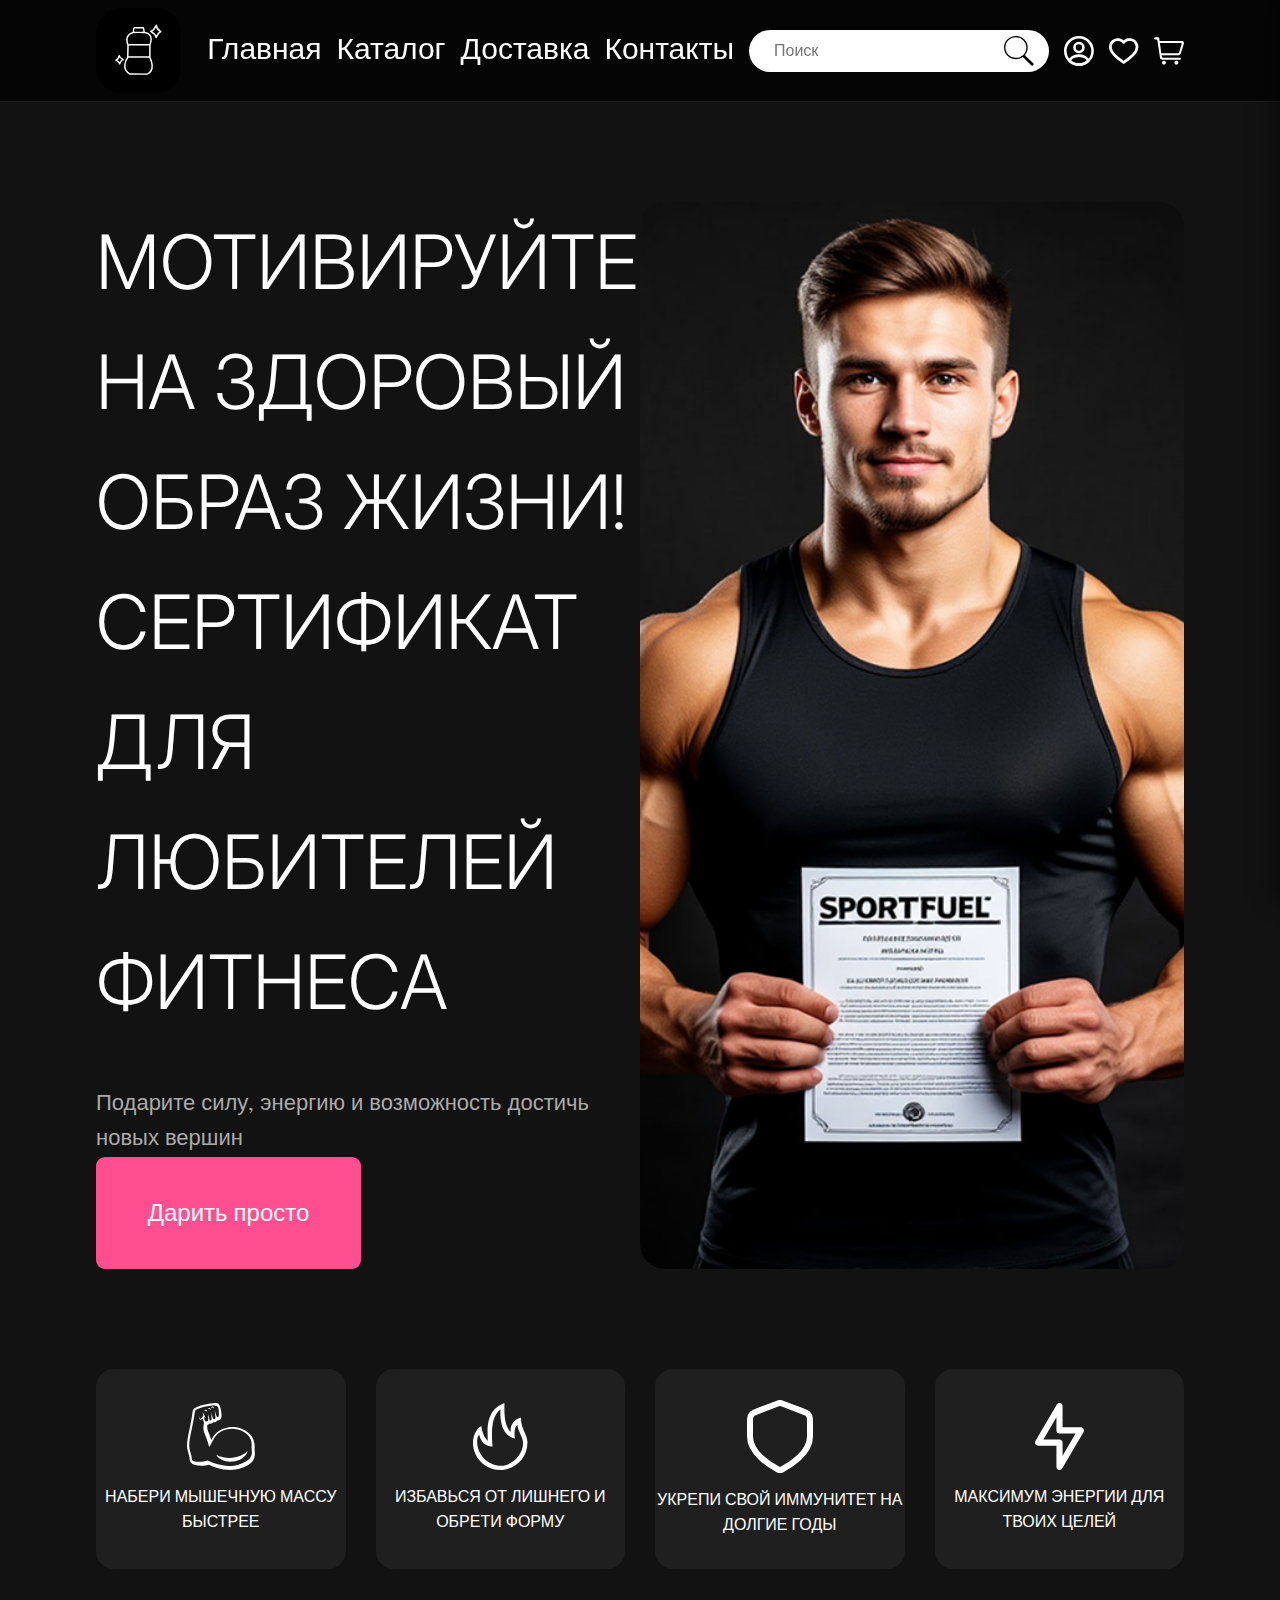
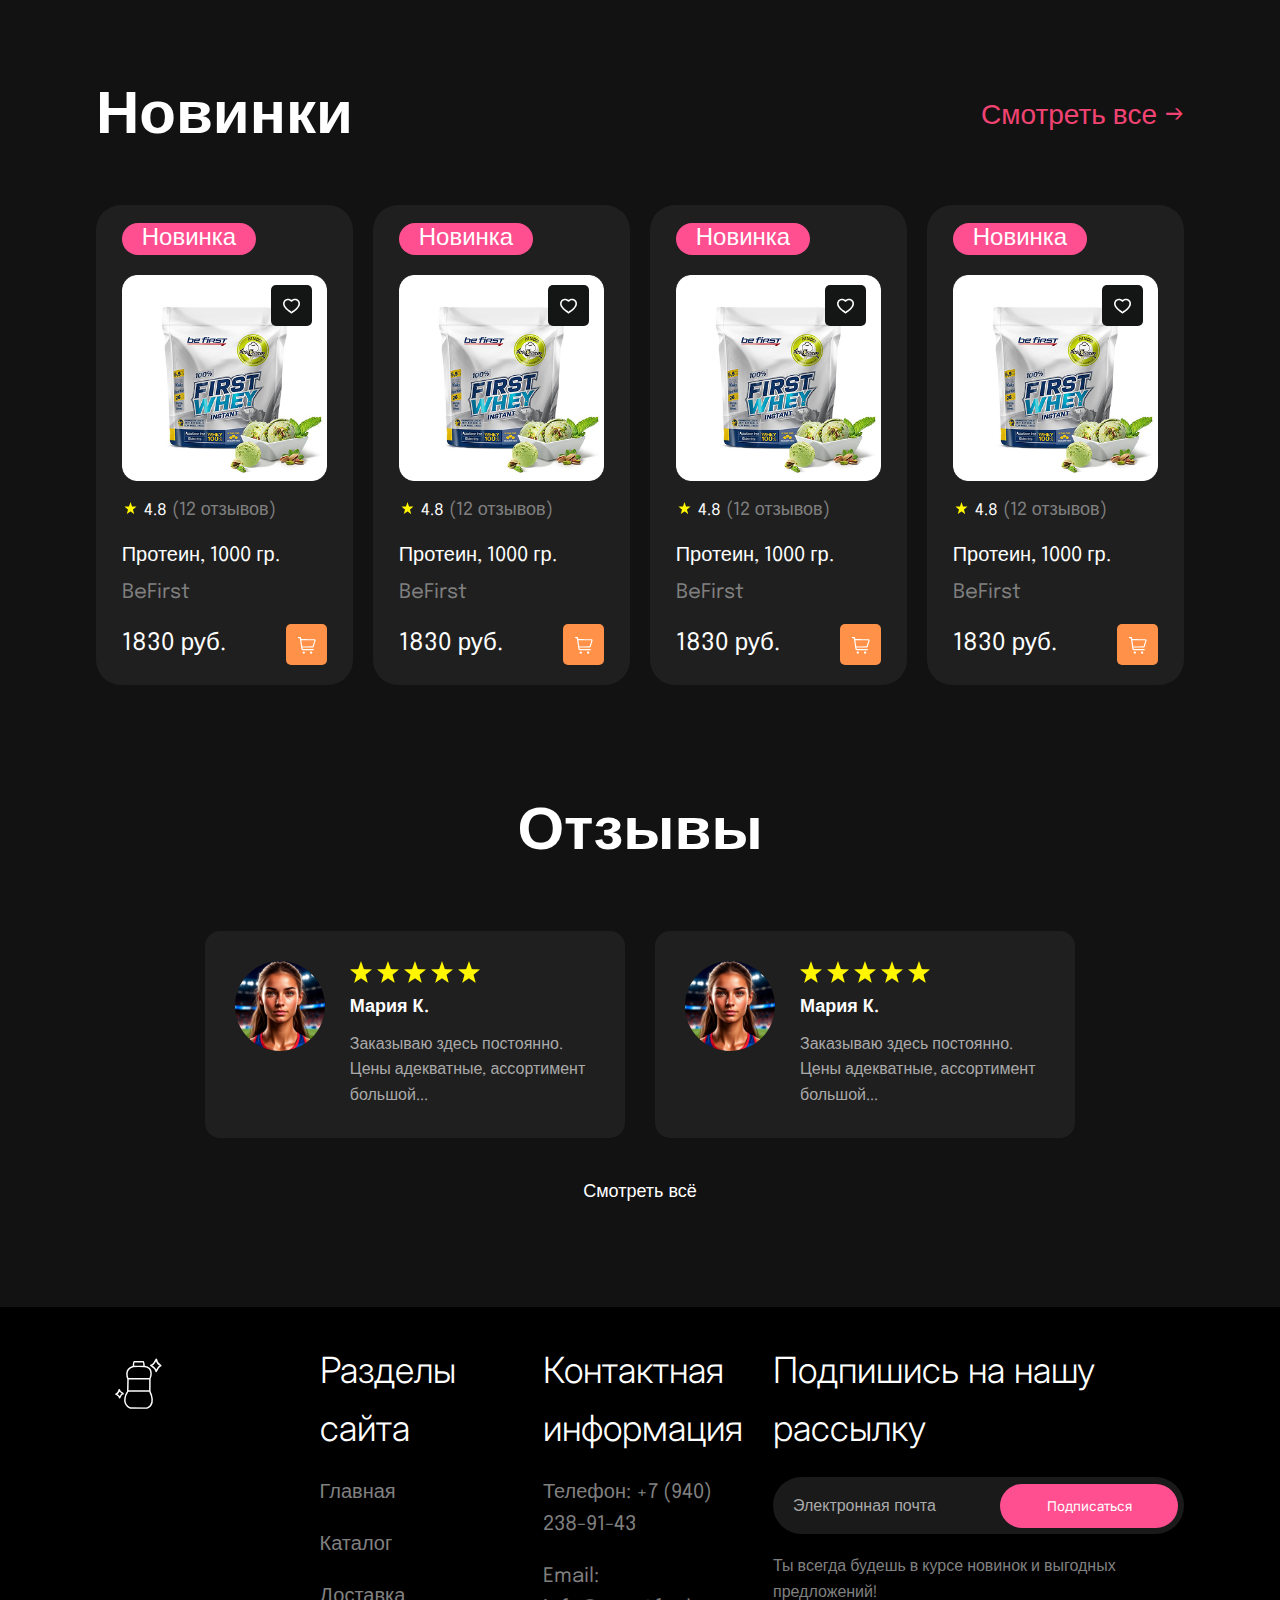
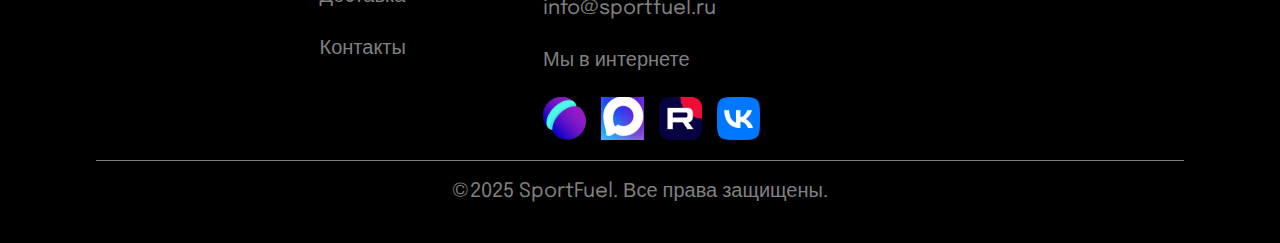
<file: index.html>
<!DOCTYPE html>
<html lang="ru">
<head>
    <meta charset="UTF-8">
    <meta name="viewport" content="width=device-width, initial-scale=1.0">
    <title>SportFuel — Интернет-магазин спортивного питания</title>
    <link rel="stylesheet" href="assets/css/header-footer.css">
    <link rel="stylesheet" href="assets/css/index.css">
    <link href="https://fonts.googleapis.com/css2?family=Epilogue:ital,wght@0,100..900;1,100..900&family=Inter:ital,opsz,wght@0,14..32,100..900;1,14..32,100..900&display=swap" rel="stylesheet">
</head>
<body>

<!-- === HEADER === -->
<header class="header">
    <div class="header__inner">
        <!-- Логотип -->
        <a href="index.html" class="header__logo">
            <img src="assets/images/systemImg/logo.svg" alt="SportFuel">
        </a>

        <!-- Чекбокс для бургера -->
        <input type="checkbox" id="burger" class="header__burger-checkbox" aria-label="Открыть меню">

        <!-- Оверлей -->
        <label for="burger" class="header__overlay"></label>

        <!-- Кнопка бургера -->
        <label for="burger" class="header__burger-button">
            <span class="header__burger-line"></span>
            <span class="header__burger-line"></span>
            <span class="header__burger-line"></span>
        </label>

        <!-- Десктопное меню -->
        <nav class="header__nav">
            <a href="index.html" class="header__nav-link">Главная</a>
            <a href="katalog.html" class="header__nav-link">Каталог</a>
            <a href="payment_and_delivery.html" class="header__nav-link">Доставка</a>
            <a href="order.html" class="header__nav-link">Контакты</a>

            <div class="header__search">
                <input type="text" placeholder="Поиск" class="header__search-input">
                <img src="assets/images/systemImg/search.svg" alt="Поиск">
            </div>

            <a href="reg-in.html" class="header__icon-link">
                <img src="assets/images/systemImg/profile.svg" alt="Профиль">
            </a>
            <a href="favorite.html" class="header__icon-link">
                <img src="assets/images/systemImg/favorite.svg" alt="Избранное">
            </a>
            <a href="cart.html" class="header__icon-link">
                <img src="assets/images/systemImg/cart.svg" alt="Корзина">
            </a>
        </nav>

        <!-- Мобильное меню -->
        <div class="header__mobile-menu">
            <div class="header__mobile-inner">
                <a href="index.html" class="header__mobile-link">
                    <img src="assets/images/systemImg/home.svg" alt="Главная">
                    <span>Главная</span>
                </a>
                <a href="katalog.html" class="header__mobile-link">
                    <img src="assets/images/systemImg/list.svg" alt="Каталог">
                    <span>Каталог</span>
                </a>
                <a href="payment_and_delivery.html" class="header__mobile-link">
                    <img src="assets/images/systemImg/truck.svg" alt="Доставка">
                    <span>Доставка</span>
                </a>
                <a href="order.html" class="header__mobile-link">
                    <img src="assets/images/systemImg/phone.svg" alt="Контакты">
                    <span>Контакты</span>
                </a>

                <div class="header__mobile-controls">
                    <div class="header__mobile-search">
                        <input type="text" placeholder="Поиск...">
                        <img src="assets/images/systemImg/search.svg" alt="Поиск">
                    </div>
                    <div class="header__mobile-icons">
                        <a href="reg-in.html" class="header__mobile-icon">
                            <img src="assets/images/systemImg/profile.svg" alt="Профиль">
                        </a>
                        <a href="favorite.html" class="header__mobile-icon">
                            <img src="assets/images/systemImg/favorite.svg" alt="Избранное">
                        </a>
                        <a href="cart.html" class="header__mobile-icon">
                            <img src="assets/images/systemImg/cart.svg" alt="Корзина">
                        </a>
                    </div>
                </div>
            </div>
        </div>
    </div>
</header>

<!-- === MAIN CONTENT === -->
<main class="main">
    <div class="main__container">

        <!-- Баннер -->
        <section class="hero">
            <div class="hero__content">
                <div class="hero__text">
                    <h2 class="hero__title">МОТИВИРУЙТЕ НА ЗДОРОВЫЙ ОБРАЗ ЖИЗНИ! СЕРТИФИКАТ ДЛЯ ЛЮБИТЕЛЕЙ ФИТНЕСА</h2>
                    <p class="hero__desc">Подарите силу, энергию и возможность достичь новых вершин</p>
                </div>
                <button class="hero__button">Дарить просто</button>
            </div>
            <div class="hero__image">
                <img src="assets/images/systemImg/Банер_ДляГлавнойСтраницы 1.png" alt="Спортивное питание">
            </div>
        </section>

        <!-- Преимущества -->
        <section class="benefits">
            <div class="benefit">
                <img src="assets/images/systemImg/arm.svg" alt="Набор массы">
                <p class="benefit__text">НАБЕРИ МЫШЕЧНУЮ МАССУ БЫСТРЕЕ</p>
            </div>
            <div class="benefit">
                <img src="assets/images/systemImg/fire.svg" alt="Сжигание жира">
                <p class="benefit__text">ИЗБАВЬСЯ ОТ ЛИШНЕГО И ОБРЕТИ ФОРМУ</p>
            </div>
            <div class="benefit">
                <img src="assets/images/systemImg/shield.svg" alt="Иммунитет">
                <p class="benefit__text">УКРЕПИ СВОЙ ИММУНИТЕТ НА ДОЛГИЕ ГОДЫ</p>
            </div>
            <div class="benefit">
                <img src="assets/images/systemImg/lightning.svg" alt="Энергия">
                <p class="benefit__text">МАКСИМУМ ЭНЕРГИИ ДЛЯ ТВОИХ ЦЕЛЕЙ</p>
            </div>
        </section>

        <!-- Новинки -->
        <section class="products">
            <div class="products__header">
                <h2 class="products__title">Новинки</h2>
                <a href="katalog.html" class="products__link">Смотреть все →</a>
            </div>

            <div class="products__grid">
                <!-- Карточка товара (повторяется 4 раза) -->
                <a href="carta-tovara.html" class="product-card">
                    <div class="product-card__inner">
                        <div class="product-card__new">Новинка</div>
                        <button class="product-card__favorite" onclick="event.stopPropagation(); toggleFavorite();">
                            <img src="assets/images/systemImg/heart_favoroite_button_for_cart.svg" alt="В избранное">
                        </button>
                        <img src="assets/images/product/BeFirst_Whey1.png" alt="Протеин BeFirst" class="product-card__image">
                        <div class="product-card__rating">
                            <img src="assets/images/systemImg/star.svg" alt="★">
                            <span>4.8</span>
                            <span class="product-card__reviews">(12 отзывов)</span>
                        </div>
                        <p class="product-card__name">Протеин, 1000 гр.</p>
                        <p class="product-card__brand">BeFirst</p>
                        <div class="product-card__bottom">
                            <span class="product-card__price">1830 руб.</span>
                            <button class="product-card__cart" onclick="event.stopPropagation(); addToCart();">
                                <img src="assets/images/systemImg/add_cart.svg" alt="В корзину">
                            </button>
                        </div>
                    </div>
                </a>
				<a href="carta-tovara.html" class="product-card">
                    <div class="product-card__inner">
                        <div class="product-card__new">Новинка</div>
                        <button class="product-card__favorite" onclick="event.stopPropagation(); toggleFavorite();">
                            <img src="assets/images/systemImg/heart_favoroite_button_for_cart.svg" alt="В избранное">
                        </button>
                        <img src="assets/images/product/BeFirst_Whey1.png" alt="Протеин BeFirst" class="product-card__image">
                        <div class="product-card__rating">
                            <img src="assets/images/systemImg/star.svg" alt="★">
                            <span>4.8</span>
                            <span class="product-card__reviews">(12 отзывов)</span>
                        </div>
                        <p class="product-card__name">Протеин, 1000 гр.</p>
                        <p class="product-card__brand">BeFirst</p>
                        <div class="product-card__bottom">
                            <span class="product-card__price">1830 руб.</span>
                            <button class="product-card__cart" onclick="event.stopPropagation(); addToCart();">
                                <img src="assets/images/systemImg/add_cart.svg" alt="В корзину">
                            </button>
                        </div>
                    </div>
                </a>
				<a href="carta-tovara.html" class="product-card">
                    <div class="product-card__inner">
                        <div class="product-card__new">Новинка</div>
                        <button class="product-card__favorite" onclick="event.stopPropagation(); toggleFavorite();">
                            <img src="assets/images/systemImg/heart_favoroite_button_for_cart.svg" alt="В избранное">
                        </button>
                        <img src="assets/images/product/BeFirst_Whey1.png" alt="Протеин BeFirst" class="product-card__image">
                        <div class="product-card__rating">
                            <img src="assets/images/systemImg/star.svg" alt="★">
                            <span>4.8</span>
                            <span class="product-card__reviews">(12 отзывов)</span>
                        </div>
                        <p class="product-card__name">Протеин, 1000 гр.</p>
                        <p class="product-card__brand">BeFirst</p>
                        <div class="product-card__bottom">
                            <span class="product-card__price">1830 руб.</span>
                            <button class="product-card__cart" onclick="event.stopPropagation(); addToCart();">
                                <img src="assets/images/systemImg/add_cart.svg" alt="В корзину">
                            </button>
                        </div>
                    </div>
                </a>
				<a href="carta-tovara.html" class="product-card">
                    <div class="product-card__inner">
                        <div class="product-card__new">Новинка</div>
                        <button class="product-card__favorite" onclick="event.stopPropagation(); toggleFavorite();">
                            <img src="assets/images/systemImg/heart_favoroite_button_for_cart.svg" alt="В избранное">
                        </button>
                        <img src="assets/images/product/BeFirst_Whey1.png" alt="Протеин BeFirst" class="product-card__image">
                        <div class="product-card__rating">
                            <img src="assets/images/systemImg/star.svg" alt="★">
                            <span>4.8</span>
                            <span class="product-card__reviews">(12 отзывов)</span>
                        </div>
                        <p class="product-card__name">Протеин, 1000 гр.</p>
                        <p class="product-card__brand">BeFirst</p>
                        <div class="product-card__bottom">
                            <span class="product-card__price">1830 руб.</span>
                            <button class="product-card__cart" onclick="event.stopPropagation(); addToCart();">
                                <img src="assets/images/systemImg/add_cart.svg" alt="В корзину">
                            </button>
                        </div>
                    </div>
                </a>
                <!-- Повтори остальные 3 карточки с таким же классами -->
                <!-- (я сократил ради места, но в реальном файле они все одинаковые) -->
            </div>
        </section>

        <!-- Отзывы -->
        <section class="reviews">
            <h2 class="reviews__title">Отзывы</h2>
            <div class="reviews__grid">
                <article class="review">
                    <img src="assets/images/systemImg/avatar-Maria-placeholder.jpeg" alt="Мария К." class="review__avatar">
                    <div class="review__content">
                        <div class="review__stars">
                            <img src="assets/images/systemImg/star.svg" alt="★">
                            <img src="assets/images/systemImg/star.svg" alt="★">
                            <img src="assets/images/systemImg/star.svg" alt="★">
                            <img src="assets/images/systemImg/star.svg" alt="★">
                            <img src="assets/images/systemImg/star.svg" alt="★">
                        </div>
                        <h3 class="review__name">Мария К.</h3>
                        <p class="review__text">Заказываю здесь постоянно. Цены адекватные, ассортимент большой...</p>
                    </div>
                </article>
				<article class="review">
                    <img src="assets/images/systemImg/avatar-Maria-placeholder.jpeg" alt="Мария К." class="review__avatar">
                    <div class="review__content">
                        <div class="review__stars">
                            <img src="assets/images/systemImg/star.svg" alt="★">
                            <img src="assets/images/systemImg/star.svg" alt="★">
                            <img src="assets/images/systemImg/star.svg" alt="★">
                            <img src="assets/images/systemImg/star.svg" alt="★">
                            <img src="assets/images/systemImg/star.svg" alt="★">
                        </div>
                        <h3 class="review__name">Мария К.</h3>
                        <p class="review__text">Заказываю здесь постоянно. Цены адекватные, ассортимент большой...</p>
                    </div>
                </article>
                <!-- Второй отзыв аналогично -->
            </div>
            <a href="#" class="reviews__more">Смотреть всё</a>
        </section>
    </div>
</main>

<!-- === FOOTER === -->
<footer class="footer">
    <div class="footer__inner">
        <div class="footer__column">
            <img src="assets/images/systemImg/logo.svg" alt="SportFuel" class="footer__logo">
        </div>
        <div class="footer__column">
            <h3 class="footer__title">Разделы сайта</h3>
            <a href="index.html" class="footer__link">Главная</a>
            <a href="katalog.html" class="footer__link">Каталог</a>
            <a href="payment_and_delivery.html" class="footer__link">Доставка</a>
            <a href="order.html" class="footer__link">Контакты</a>
        </div>
        <div class="footer__column">
            <h3 class="footer__title">Контактная информация</h3>
            <a href="tel:+79402389143" class="footer__link">Телефон: +7 (940) 238-91-43</a>
            <a href="mailto:info@sportfuel.ru" class="footer__link">Email: info@sportfuel.ru</a>
            <a href="#" class="footer__link">Мы в интернете</a>
            <div class="footer__socials">
                <img src="assets/images/systemImg/Сферум_Logo.svg" alt="Сферум">
                <img src="assets/images/systemImg/Max_logo.svg" alt="Max">
                <img src="assets/images/systemImg/Rutube.svg" alt="Rutube">
                <img src="assets/images/systemImg/VK_Logo 1.svg" alt="VK">
            </div>
        </div>
        <div class="footer__column">
            <h3 class="footer__title">Подпишись на нашу рассылку</h3>
            <div class="footer__subscribe">
                <input type="email" placeholder="Электронная почта">
                <button>Подписаться</button>
            </div>
            <p class="footer__subscribe-text">Ты всегда будешь в курсе новинок и выгодных предложений!</p>
        </div>
    </div>
    <div class="footer__copyright">©2025 SportFuel. Все права защищены.</div>
</footer>

</body>
</html>
</file>
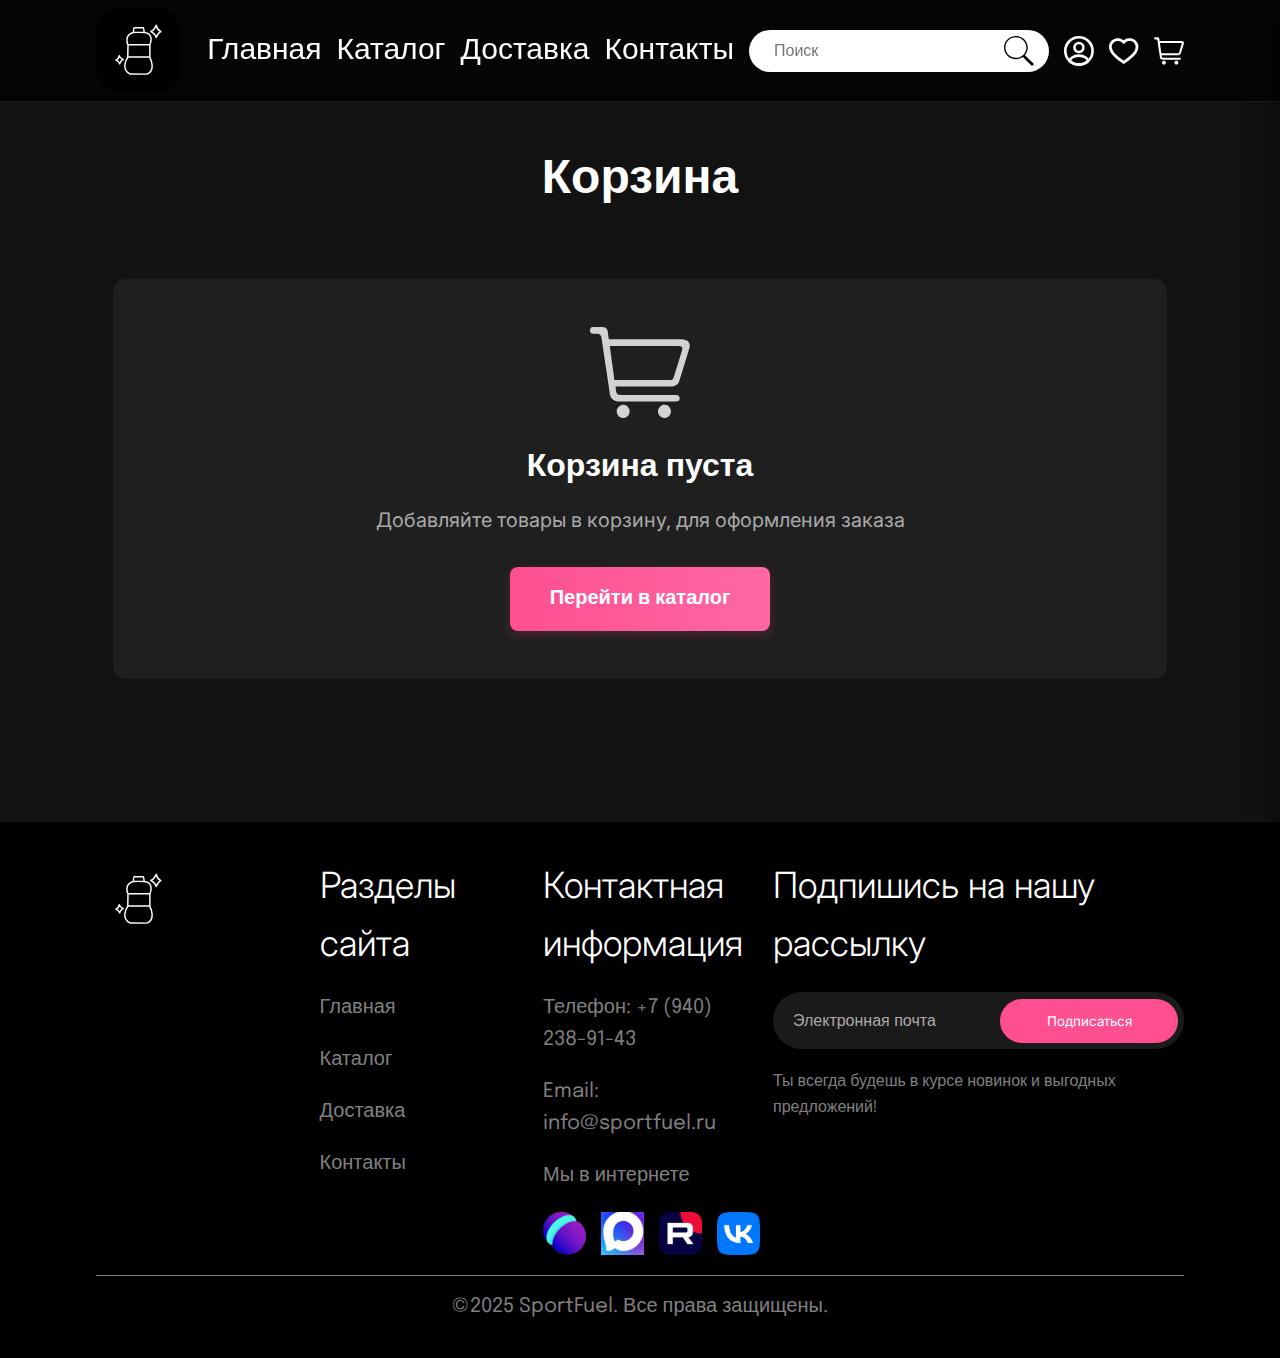
<file: cart.html>
<!DOCTYPE html>
<html lang="ru">
<head>
  <meta charset="UTF-8">
  <meta name="viewport" content="width=device-width, initial-scale=1.0">
  <title>Корзина — SportFuel</title>
    <link rel="stylesheet" href="assets/css/index.css">
  <link rel="stylesheet" href="assets/css/header-footer.css">
  <link rel="stylesheet" href="assets/css/cart.css"> <!-- Новый CSS под БЭМ -->
  <link rel="preconnect" href="https://fonts.googleapis.com">
  <link rel="preconnect" href="https://fonts.gstatic.com" crossorigin>
  <link href="https://fonts.googleapis.com/css2?family=Epilogue:ital,wght@0,100..900;1,100..900&display=swap" rel="stylesheet">
  <link href="https://fonts.googleapis.com/css2?family=Inter:ital,opsz,wght@0,14..32,100..900;1,14..32,100..900&display=swap" rel="stylesheet">
</head>
<body>

<!-- ========== HEADER (уже в БЭМ) ========== -->
<header class="header">
  <div class="header__inner">
    <a href="index.html" class="header__logo">
      <img src="assets/images/systemImg/logo.svg" alt="SportFuel">
    </a>

    <input type="checkbox" id="burger" class="header__burger-checkbox">
    <label for="burger" class="header__overlay"></label>
    <label for="burger" class="header__burger-button">
      <span class="header__burger-line"></span>
      <span class="header__burger-line"></span>
      <span class="header__burger-line"></span>
    </label>

    <nav class="header__nav">
      <a href="index.html" class="header__nav-link">Главная</a>
      <a href="katalog.html" class="header__nav-link">Каталог</a>
      <a href="payment_and_delivery.html" class="header__nav-link">Доставка</a>
      <a href="order.html" class="header__nav-link">Контакты</a>

      <div class="header__search">
        <input type="text" placeholder="Поиск" class="header__search-input">
        <img src="assets/images/systemImg/search.svg" alt="Поиск">
      </div>

      <a href="reg-in.html" class="header__icon-link">
        <img src="assets/images/systemImg/profile.svg" alt="Профиль">
      </a>
      <a href="favorite.html" class="header__icon-link">
        <img src="assets/images/systemImg/favorite.svg" alt="Избранное">
      </a>
      <a href="cart.html" class="header__icon-link">
        <img src="assets/images/systemImg/cart.svg" alt="Корзина">
      </a>
    </nav>

    <div class="header__mobile-menu">
      <div class="header__mobile-inner">
        <a href="index.html" class="header__mobile-link">
          <img src="assets/images/systemImg/home.svg" alt="Главная">
          <span>Главная</span>
        </a>
        <a href="katalog.html" class="header__mobile-link">
          <img src="assets/images/systemImg/list.svg" alt="Каталог">
          <span>Каталог</span>
        </a>
        <a href="payment_and_delivery.html" class="header__mobile-link">
          <img src="assets/images/systemImg/truck.svg" alt="Доставка">
          <span>Доставка</span>
        </a>
        <a href="order.html" class="header__mobile-link">
          <img src="assets/images/systemImg/phone.svg" alt="Контакты">
          <span>Контакты</span>
        </a>

        <div class="header__mobile-controls">
          <div class="header__mobile-search">
            <input type="text" placeholder="Поиск...">
            <img src="assets/images/systemImg/search.svg" alt="Поиск">
          </div>
          <div class="header__mobile-icons">
            <a href="reg-in.html" class="header__mobile-icon">
              <img src="assets/images/systemImg/profile.svg" alt="Профиль">
            </a>
            <a href="favorite.html" class="header__mobile-icon">
              <img src="assets/images/systemImg/favorite.svg" alt="Избранное">
            </a>
            <a href="cart.html" class="header__mobile-icon">
              <img src="assets/images/systemImg/cart.svg" alt="Корзина">
            </a>
          </div>
        </div>
      </div>
    </div>
  </div>
</header>

<main class="cart">
  <div class="cart__container">
    <h1 class="cart__title">Корзина</h1>

    <div class="cart__empty">
      <img src="assets/images/systemImg/cart.svg" alt="Корзина пуста" class="cart__empty-icon">
      <h2 class="cart__empty-title">Корзина пуста</h2>
      <p class="cart__empty-text">
        Добавляйте товары в корзину, для оформления заказа
      </p>
      <a href="katalog.html" class="cart__empty-button">Перейти в каталог</a>
    </div>
  </div>
</main>

<!-- ========== FOOTER (уже в БЭМ) ========== -->
<footer class="footer">
  <div class="footer__inner">
    <div class="footer__column">
      <img src="assets/images/systemImg/logo.svg" alt="SportFuel" class="footer__logo">
    </div>
    <div class="footer__column">
      <h3 class="footer__title">Разделы сайта</h3>
      <a href="index.html" class="footer__link">Главная</a>
      <a href="katalog.html" class="footer__link">Каталог</a>
      <a href="payment_and_delivery.html" class="footer__link">Доставка</a>
      <a href="order.html" class="footer__link">Контакты</a>
    </div>
    <div class="footer__column">
      <h3 class="footer__title">Контактная информация</h3>
      <a href="tel:+79402389143" class="footer__link">Телефон: +7 (940) 238-91-43</a>
      <a href="mailto:info@sportfuel.ru" class="footer__link">Email: info@sportfuel.ru</a>
      <a href="#" class="footer__link">Мы в интернете</a>
      <div class="footer__socials">
        <img src="assets/images/systemImg/Сферум_Logo.svg" alt="Сферум">
        <img src="assets/images/systemImg/Max_logo.svg" alt="Max">
        <img src="assets/images/systemImg/Rutube.svg" alt="Rutube">
        <img src="assets/images/systemImg/VK_Logo 1.svg" alt="VK">
      </div>
    </div>
    <div class="footer__column">
      <h3 class="footer__title">Подпишись на нашу рассылку</h3>
      <div class="footer__subscribe">
        <input type="email" placeholder="Электронная почта" class="footer__subscribe-input">
        <button class="footer__subscribe-btn">Подписаться</button>
      </div>
      <p class="footer__subscribe-text">Ты всегда будешь в курсе новинок и выгодных предложений!</p>
    </div>
  </div>
  <div class="footer__copyright">©2025 SportFuel. Все права защищены.</div>
</footer>

</body>
</html>
</file>
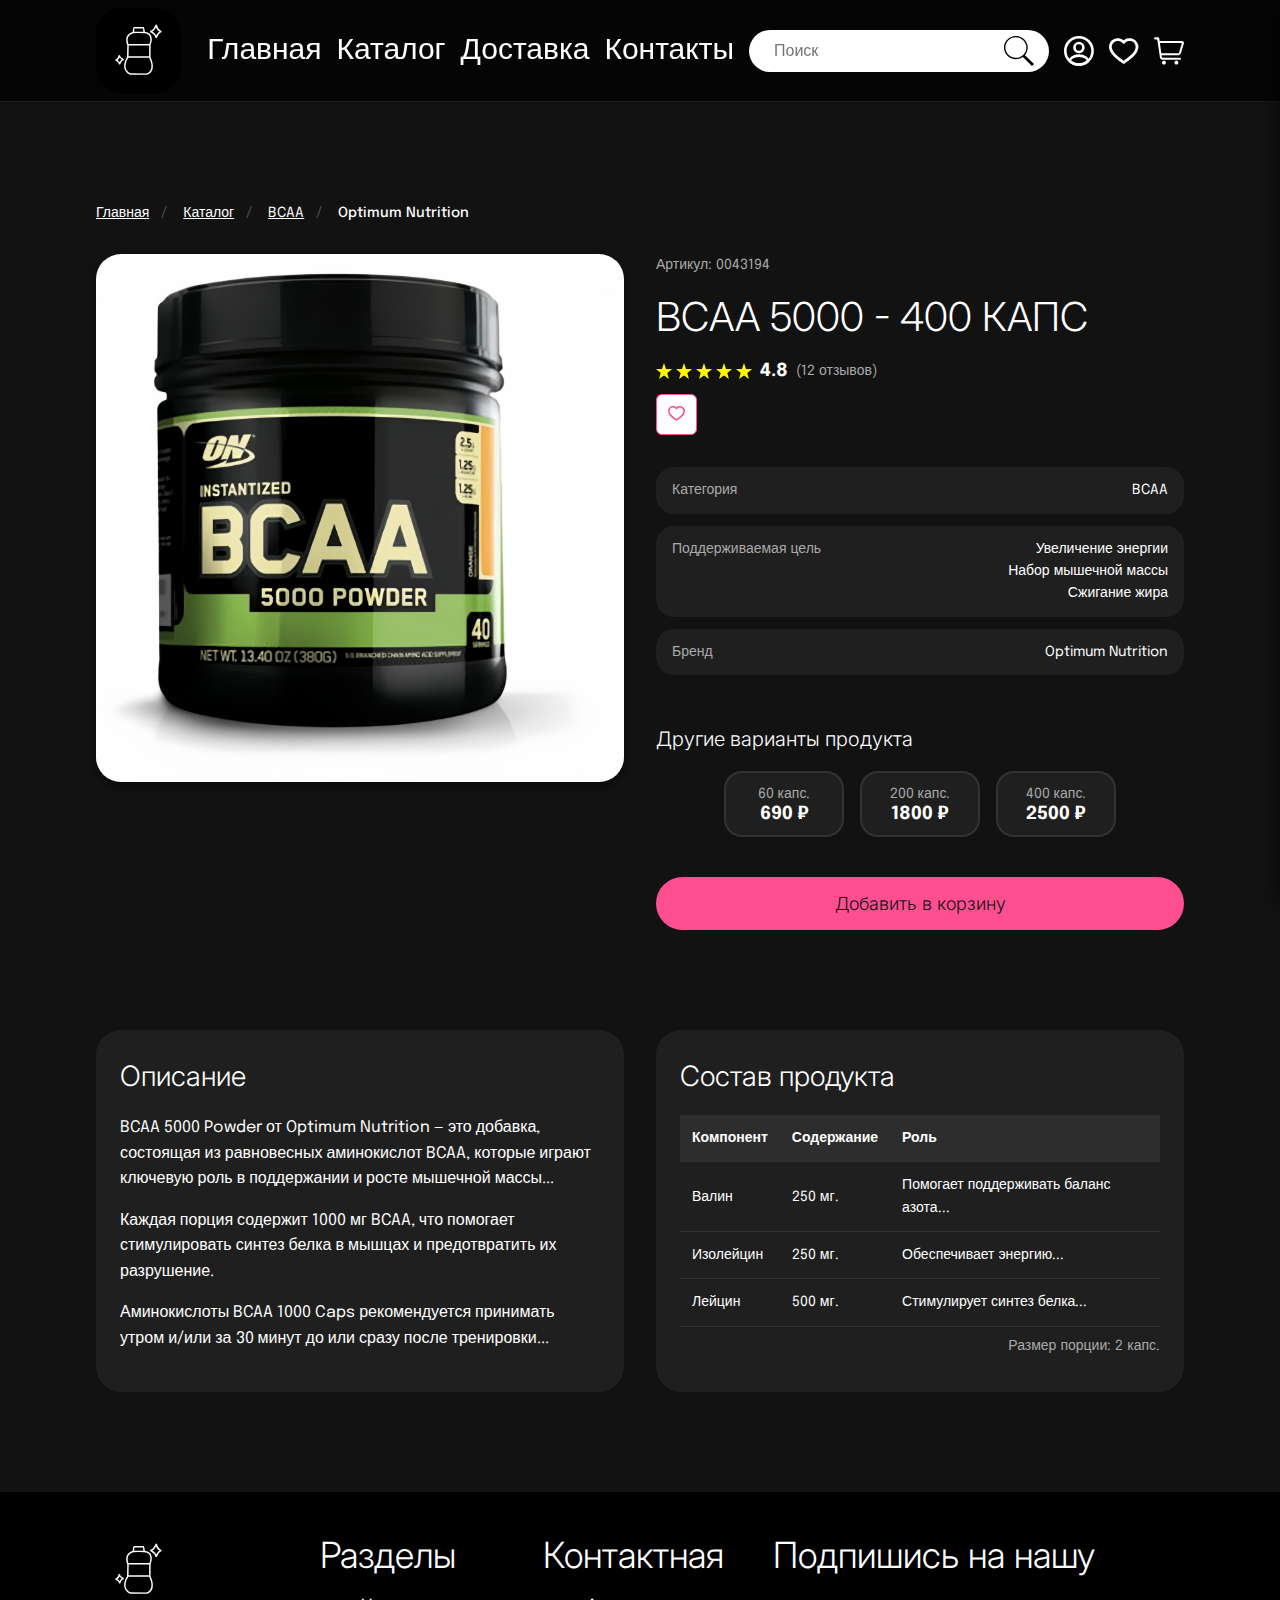
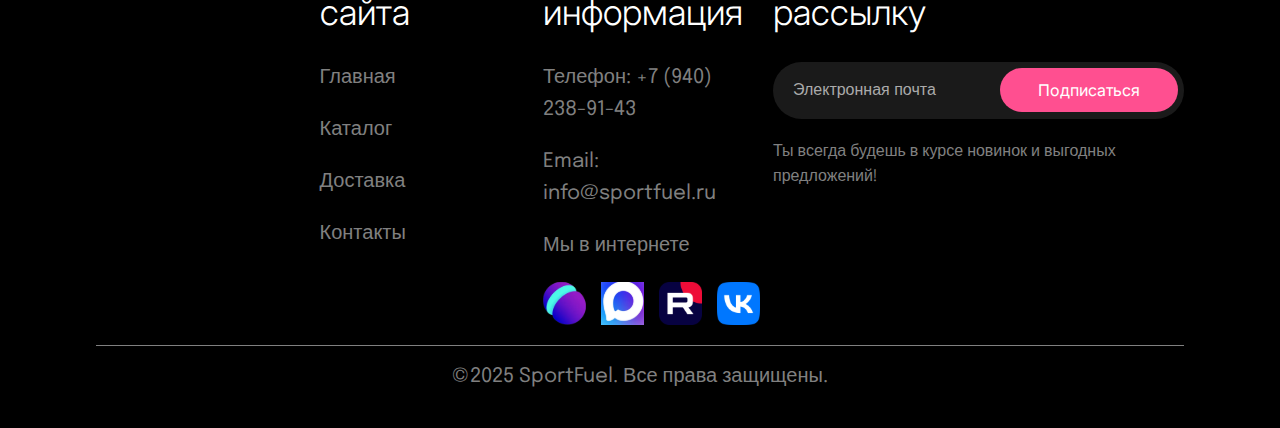
<file: carta-tovara.html>
<!DOCTYPE html>
<html lang="ru">
<head>
  <meta charset="UTF-8">
  <meta name="viewport" content="width=device-width, initial-scale=1.0">
  <title>BCAA 5000 - 400 КАПС | Optimum Nutrition</title>
  <link rel="stylesheet" href="assets/css/header-footer.css">
  <link rel="stylesheet" href="assets/css/carta-tovara.css">
  <link rel="preconnect" href="https://fonts.googleapis.com">
  <link rel="preconnect" href="https://fonts.gstatic.com" crossorigin>
  <link href="https://fonts.googleapis.com/css2?family=Epilogue:ital,wght@0,100..900;1,100..900&display=swap" rel="stylesheet">
  <link href="https://fonts.googleapis.com/css2?family=Inter:ital,opsz,wght@0,14..32,100..900;1,14..32,100..900&display=swap" rel="stylesheet">
</head>
<body>

<!-- ========== HEADER (уже в БЭМ) ========== -->
<header class="header">
  <div class="header__inner">
    <a href="index.html" class="header__logo">
      <img src="assets/images/systemImg/logo.svg" alt="SportFuel">
    </a>

    <input type="checkbox" id="burger" class="header__burger-checkbox">
    <label for="burger" class="header__overlay"></label>
    <label for="burger" class="header__burger-button">
      <span class="header__burger-line"></span>
      <span class="header__burger-line"></span>
      <span class="header__burger-line"></span>
    </label>

    <nav class="header__nav">
      <a href="index.html" class="header__nav-link">Главная</a>
      <a href="katalog.html" class="header__nav-link">Каталог</a>
      <a href="payment_and_delivery.html" class="header__nav-link">Доставка</a>
      <a href="order.html" class="header__nav-link">Контакты</a>

      <div class="header__search">
        <input type="text" placeholder="Поиск" class="header__search-input">
        <img src="assets/images/systemImg/search.svg" alt="Поиск">
      </div>

      <a href="reg-in.html" class="header__icon-link">
        <img src="assets/images/systemImg/profile.svg" alt="Профиль">
      </a>
      <a href="favorite.html" class="header__icon-link">
        <img src="assets/images/systemImg/favorite.svg" alt="Избранное">
      </a>
      <a href="cart.html" class="header__icon-link">
        <img src="assets/images/systemImg/cart.svg" alt="Корзина">
      </a>
    </nav>

    <div class="header__mobile-menu">
      <div class="header__mobile-inner">
        <a href="index.html" class="header__mobile-link">
          <img src="assets/images/systemImg/home.svg" alt="Главная">
          <span>Главная</span>
        </a>
        <a href="katalog.html" class="header__mobile-link">
          <img src="assets/images/systemImg/list.svg" alt="Каталог">
          <span>Каталог</span>
        </a>
        <a href="payment_and_delivery.html" class="header__mobile-link">
          <img src="assets/images/systemImg/truck.svg" alt="Доставка">
          <span>Доставка</span>
        </a>
        <a href="order.html" class="header__mobile-link">
          <img src="assets/images/systemImg/phone.svg" alt="Контакты">
          <span>Контакты</span>
        </a>

        <div class="header__mobile-controls">
          <div class="header__mobile-search">
            <input type="text" placeholder="Поиск...">
            <img src="assets/images/systemImg/search.svg" alt="Поиск">
          </div>
          <div class="header__mobile-icons">
            <a href="reg-in.html" class="header__mobile-icon">
              <img src="assets/images/systemImg/profile.svg" alt="Профиль">
            </a>
            <a href="favorite.html" class="header__mobile-icon">
              <img src="assets/images/systemImg/favorite.svg" alt="Избранное">
            </a>
            <a href="cart.html" class="header__mobile-icon">
              <img src="assets/images/systemImg/cart.svg" alt="Корзина">
            </a>
          </div>
        </div>
      </div>
    </div>
  </div>
</header>

<!-- ========== MAIN ========== -->
<main class="product">
  <div class="product__container">
    <!-- Хлебные крошки -->
    <nav class="breadcrumbs">
      <ol class="breadcrumbs__list">
        <li class="breadcrumbs__item">
          <a href="index.html" class="breadcrumbs__link">Главная</a>
        </li>
        <li class="breadcrumbs__item">
          <a href="katalog.html" class="breadcrumbs__link">Каталог</a>
        </li>
        <li class="breadcrumbs__item">
          <a href="#" class="breadcrumbs__link">BCAA</a>
        </li>
        <li class="breadcrumbs__item">
          <span class="breadcrumbs__current">Optimum Nutrition</span>
        </li>
      </ol>
    </nav>

    <!-- Основной контент -->
    <section class="product__main">
      <!-- Изображение -->
      <div class="product__image">
        <img src="assets/images/product/product-bcaa.png" alt="BCAA 5000 Powder от Optimum Nutrition">
      </div>

      <!-- Информация -->
      <div class="product__info">
        <div class="product__info-top">
          <span class="product__info-sku">Артикул: 0043194</span>
          <h1 class="product__info-title">BCAA 5000 - 400 КАПС</h1>
          <div class="product__info-rating">
            <div class="product__info-stars">
              <img src="assets/images/systemImg/star.svg" alt="★">
              <img src="assets/images/systemImg/star.svg" alt="★">
              <img src="assets/images/systemImg/star.svg" alt="★">
              <img src="assets/images/systemImg/star.svg" alt="★">
              <img src="assets/images/systemImg/star.svg" alt="★">
            </div>
            <span class="product__info-rating-value">4.8</span>
            <span class="product__info-rating-count">(12 отзывов)</span>
          </div>
          <div class="product__info-social">
            <button class="product__info-social-btn" aria-label="Поделиться">
              <img src="assets/images/systemImg/Heart_favorite.svg" alt="Избранное">
            </button>
          </div>
        </div>

        <!-- Характеристики -->
        <div class="product__specs">
          <div class="product__specs-row">
            <span class="product__specs-label">Категория</span>
            <span class="product__specs-value">BCAA</span>
          </div>
          <div class="product__specs-row">
            <span class="product__specs-label">Поддерживаемая цель</span>
            <span class="product__specs-value">Увеличение энергии<br>Набор мышечной массы<br>Сжигание жира</span>
          </div>
          <div class="product__specs-row">
            <span class="product__specs-label">Бренд</span>
            <span class="product__specs-value">Optimum Nutrition</span>
          </div>
        </div>

        <!-- Варианты -->
        <div class="product__variations">
          <h2 class="product__variations-title">Другие варианты продукта</h2>
          <div class="product__variations-options">
            <button class="product__variations-option">
              <span class="product__variations-option-quantity">60 капс.</span>
              <span class="product__variations-option-price">690 ₽</span>
            </button>
            <button class="product__variations-option">
              <span class="product__variations-option-quantity">200 капс.</span>
              <span class="product__variations-option-price">1800 ₽</span>
            </button>
            <button class="product__variations-option">
              <span class="product__variations-option-quantity">400 капс.</span>
              <span class="product__variations-option-price">2500 ₽</span>
            </button>
          </div>
        </div>

        <!-- Кнопка -->
        <button class="product__action-btn product__action-btn--primary">
          Добавить в корзину
        </button>
      </div>
    </section>

    <!-- Детали -->
    <section class="product__details">
      <div class="product__details-section">
        <h2 class="product__details-section-title">Описание</h2>
        <div class="product__details-content">
          <p>BCAA 5000 Powder от Optimum Nutrition — это добавка, состоящая из равновесных аминокислот BCAA, которые играют ключевую роль в поддержании и росте мышечной массы...</p>
          <p>Каждая порция содержит 1000 мг BCAA, что помогает стимулировать синтез белка в мышцах и предотвратить их разрушение.</p>
          <p>Аминокислоты BCAA 1000 Caps рекомендуется принимать утром и/или за 30 минут до или сразу после тренировки...</p>
        </div>
      </div>

      <div class="product__details-section">
        <h2 class="product__details-section-title">Состав продукта</h2>
        <table class="product__composition">
          <thead>
            <tr>
              <th>Компонент</th>
              <th>Содержание</th>
              <th>Роль</th>
            </tr>
          </thead>
          <tbody>
            <tr>
              <td>Валин</td>
              <td>250 мг.</td>
              <td>Помогает поддерживать баланс азота...</td>
            </tr>
            <tr>
              <td>Изолейцин</td>
              <td>250 мг.</td>
              <td>Обеспечивает энергию...</td>
            </tr>
            <tr>
              <td>Лейцин</td>
              <td>500 мг.</td>
              <td>Стимулирует синтез белка...</td>
            </tr>
          </tbody>
        </table>
        <div class="product__composition-note">
          Размер порции: 2 капс.
        </div>
      </div>
    </section>
  </div>
</main>

<!-- ========== FOOTER (уже в БЭМ) ========== -->
<footer class="footer">
  <div class="footer__inner">
    <div class="footer__column">
      <img src="assets/images/systemImg/logo.svg" alt="SportFuel" class="footer__logo">
    </div>
    <div class="footer__column">
      <h3 class="footer__title">Разделы сайта</h3>
      <a href="index.html" class="footer__link">Главная</a>
      <a href="katalog.html" class="footer__link">Каталог</a>
      <a href="payment_and_delivery.html" class="footer__link">Доставка</a>
      <a href="order.html" class="footer__link">Контакты</a>
    </div>
    <div class="footer__column">
      <h3 class="footer__title">Контактная информация</h3>
      <a href="tel:+79402389143" class="footer__link">Телефон: +7 (940) 238-91-43</a>
      <a href="mailto:info@sportfuel.ru" class="footer__link">Email: info@sportfuel.ru</a>
      <a href="#" class="footer__link">Мы в интернете</a>
      <div class="footer__socials">
        <img src="assets/images/systemImg/Сферум_Logo.svg" alt="Сферум">
        <img src="assets/images/systemImg/Max_logo.svg" alt="Max">
        <img src="assets/images/systemImg/Rutube.svg" alt="Rutube">
        <img src="assets/images/systemImg/VK_Logo 1.svg" alt="VK">
      </div>
    </div>
    <div class="footer__column">
      <h3 class="footer__title">Подпишись на нашу рассылку</h3>
      <div class="footer__subscribe">
        <input type="email" placeholder="Электронная почта" class="footer__subscribe-input">
        <button class="footer__subscribe-btn">Подписаться</button>
      </div>
      <p class="footer__subscribe-text">Ты всегда будешь в курсе новинок и выгодных предложений!</p>
    </div>
  </div>
  <div class="footer__copyright">©2025 SportFuel. Все права защищены.</div>
</footer>

</body>
</html>
</file>
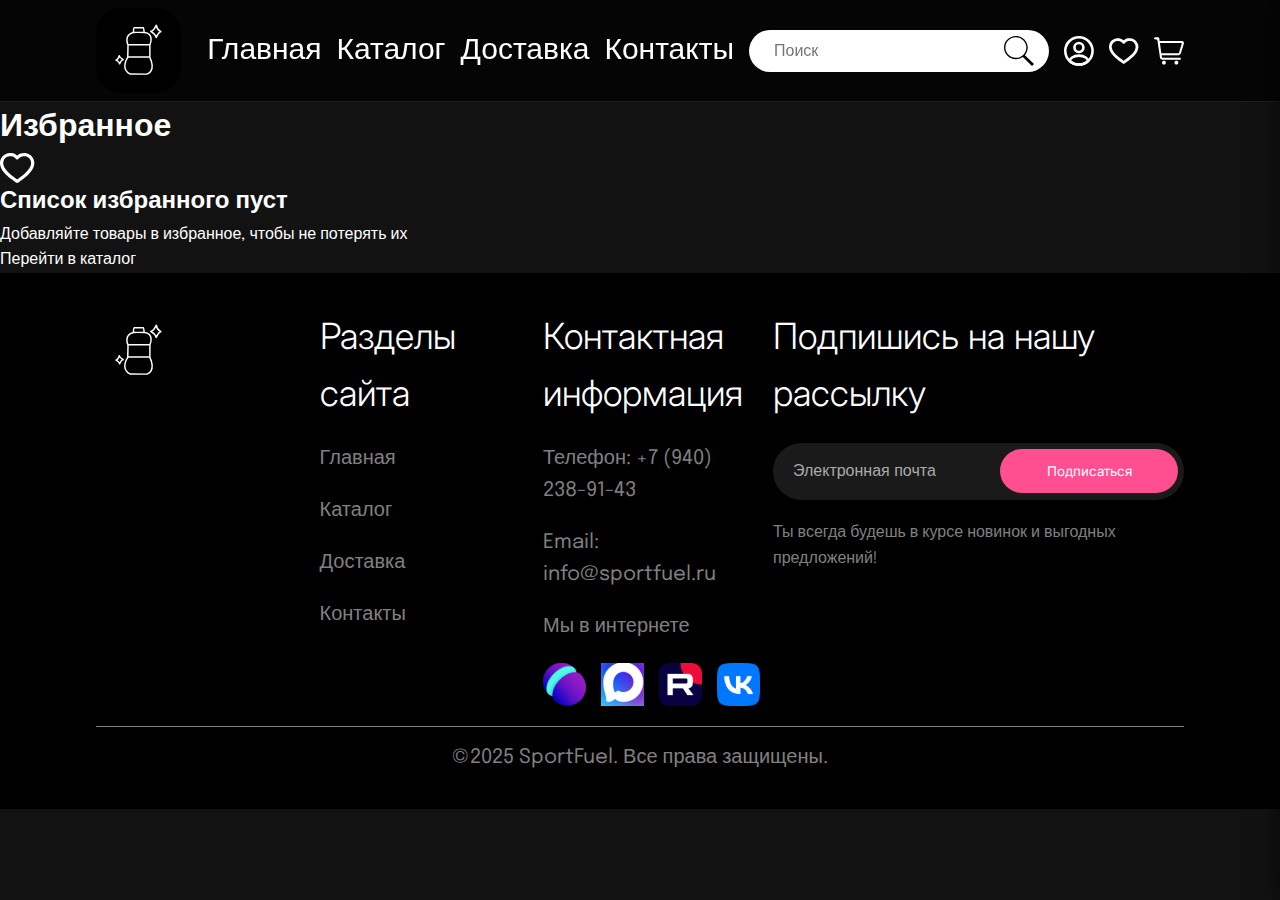
<file: favorite.html>
<!DOCTYPE html>
<html lang="ru">
<head>
  <meta charset="UTF-8">
  <meta name="viewport" content="width=device-width, initial-scale=1.0">
  <title>Избранное — SportFuel</title>
  <link rel="stylesheet" href="assets/css/header-footer.css">
  <link rel="stylesheet" href="assets/css/index.css">
  <link rel="stylesheet" href="assets/css/favorite.css">
  <link rel="preconnect" href="https://fonts.googleapis.com">
  <link rel="preconnect" href="https://fonts.gstatic.com" crossorigin>
  <link href="https://fonts.googleapis.com/css2?family=Epilogue:ital,wght@0,100..900;1,100..900&display=swap" rel="stylesheet">
  <link href="https://fonts.googleapis.com/css2?family=Inter:ital,opsz,wght@0,14..32,100..900;1,14..32,100..900&display=swap" rel="stylesheet">
</head>
<body>

<!-- ========== HEADER (уже в БЭМ из header-footer.css) ========== -->
<header class="header">
  <div class="header__inner">
    <a href="index.html" class="header__logo">
      <img src="assets/images/systemImg/logo.svg" alt="SportFuel">
    </a>

    <input type="checkbox" id="burger" class="header__burger-checkbox">
    <label for="burger" class="header__overlay"></label>
    <label for="burger" class="header__burger-button">
      <span class="header__burger-line"></span>
      <span class="header__burger-line"></span>
      <span class="header__burger-line"></span>
    </label>

    <nav class="header__nav">
      <a href="index.html" class="header__nav-link">Главная</a>
      <a href="katalog.html" class="header__nav-link">Каталог</a>
      <a href="payment_and_delivery.html" class="header__nav-link">Доставка</a>
      <a href="order.html" class="header__nav-link">Контакты</a>

      <div class="header__search">
        <input type="text" placeholder="Поиск" class="header__search-input">
        <img src="assets/images/systemImg/search.svg" alt="Поиск">
      </div>

      <a href="reg-in.html" class="header__icon-link">
        <img src="assets/images/systemImg/profile.svg" alt="Профиль">
      </a>
      <a href="favorite.html" class="header__icon-link">
        <img src="assets/images/systemImg/favorite.svg" alt="Избранное">
      </a>
      <a href="cart.html" class="header__icon-link">
        <img src="assets/images/systemImg/cart.svg" alt="Корзина">
      </a>
    </nav>

    <div class="header__mobile-menu">
      <div class="header__mobile-inner">
        <a href="index.html" class="header__mobile-link">
          <img src="assets/images/systemImg/home.svg" alt="Главная">
          <span>Главная</span>
        </a>
        <a href="katalog.html" class="header__mobile-link">
          <img src="assets/images/systemImg/list.svg" alt="Каталог">
          <span>Каталог</span>
        </a>
        <a href="payment_and_delivery.html" class="header__mobile-link">
          <img src="assets/images/systemImg/truck.svg" alt="Доставка">
          <span>Доставка</span>
        </a>
        <a href="order.html" class="header__mobile-link">
          <img src="assets/images/systemImg/phone.svg" alt="Контакты">
          <span>Контакты</span>
        </a>

        <div class="header__mobile-controls">
          <div class="header__mobile-search">
            <input type="text" placeholder="Поиск...">
            <img src="assets/images/systemImg/search.svg" alt="Поиск">
          </div>
          <div class="header__mobile-icons">
            <a href="reg-in.html" class="header__mobile-icon">
              <img src="assets/images/systemImg/profile.svg" alt="Профиль">
            </a>
            <a href="favorite.html" class="header__mobile-icon">
              <img src="assets/images/systemImg/favorite.svg" alt="Избранное">
            </a>
            <a href="cart.html" class="header__mobile-icon">
              <img src="assets/images/systemImg/cart.svg" alt="Корзина">
            </a>
          </div>
        </div>
      </div>
    </div>
  </div>
</header>

<main class="favorite">
  <div class="favorite__container">
    <h1 class="favorite__title">Избранное</h1>

    <div class="favorite__empty">
      <img src="assets/images/systemImg/favorite.svg" alt="Избранное пусто" class="favorite__empty-icon">
      <h2 class="favorite__empty-title">Список избранного пуст</h2>
      <p class="favorite__empty-text">
        Добавляйте товары в избранное, чтобы не потерять их
      </p>
      <a href="katalog.html" class="favorite__empty-button">Перейти в каталог</a>
    </div>
  </div>
</main>

<!-- ========== FOOTER (уже в БЭМ) ========== -->
<footer class="footer">
  <div class="footer__inner">
    <div class="footer__column">
      <img src="assets/images/systemImg/logo.svg" alt="SportFuel" class="footer__logo">
    </div>
    <div class="footer__column">
      <h3 class="footer__title">Разделы сайта</h3>
      <a href="index.html" class="footer__link">Главная</a>
      <a href="katalog.html" class="footer__link">Каталог</a>
      <a href="payment_and_delivery.html" class="footer__link">Доставка</a>
      <a href="order.html" class="footer__link">Контакты</a>
    </div>
    <div class="footer__column">
      <h3 class="footer__title">Контактная информация</h3>
      <a href="tel:+79402389143" class="footer__link">Телефон: +7 (940) 238-91-43</a>
      <a href="mailto:info@sportfuel.ru" class="footer__link">Email: info@sportfuel.ru</a>
      <a href="#" class="footer__link">Мы в интернете</a>
      <div class="footer__socials">
        <img src="assets/images/systemImg/Сферум_Logo.svg" alt="Сферум">
        <img src="assets/images/systemImg/Max_logo.svg" alt="Max">
        <img src="assets/images/systemImg/Rutube.svg" alt="Rutube">
        <img src="assets/images/systemImg/VK_Logo 1.svg" alt="VK">
      </div>
    </div>
    <div class="footer__column">
      <h3 class="footer__title">Подпишись на нашу рассылку</h3>
      <div class="footer__subscribe">
        <input type="email" placeholder="Электронная почта" class="footer__subscribe-input">
        <button class="footer__subscribe-btn">Подписаться</button>
      </div>
      <p class="footer__subscribe-text">Ты всегда будешь в курсе новинок и выгодных предложений!</p>
    </div>
  </div>
  <div class="footer__copyright">©2025 SportFuel. Все права защищены.</div>
</footer>

</body>
</html>
</file>
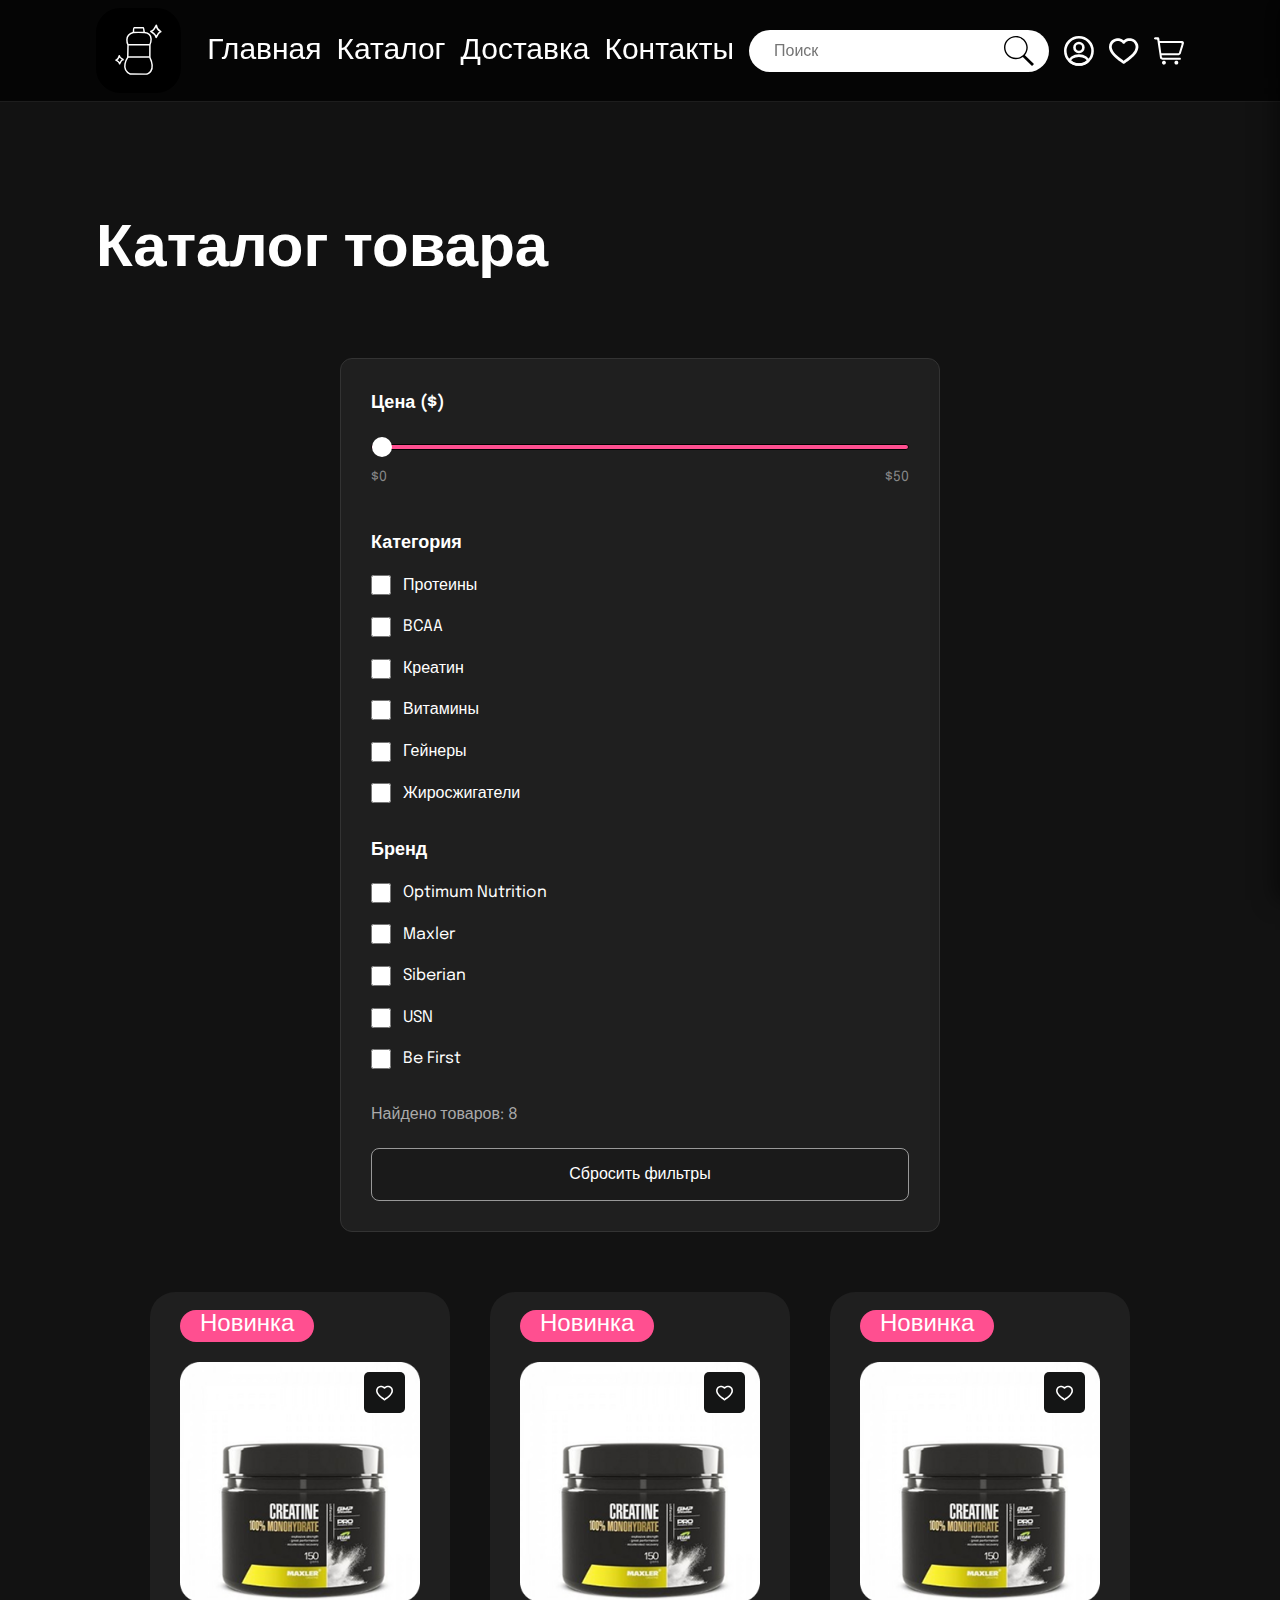
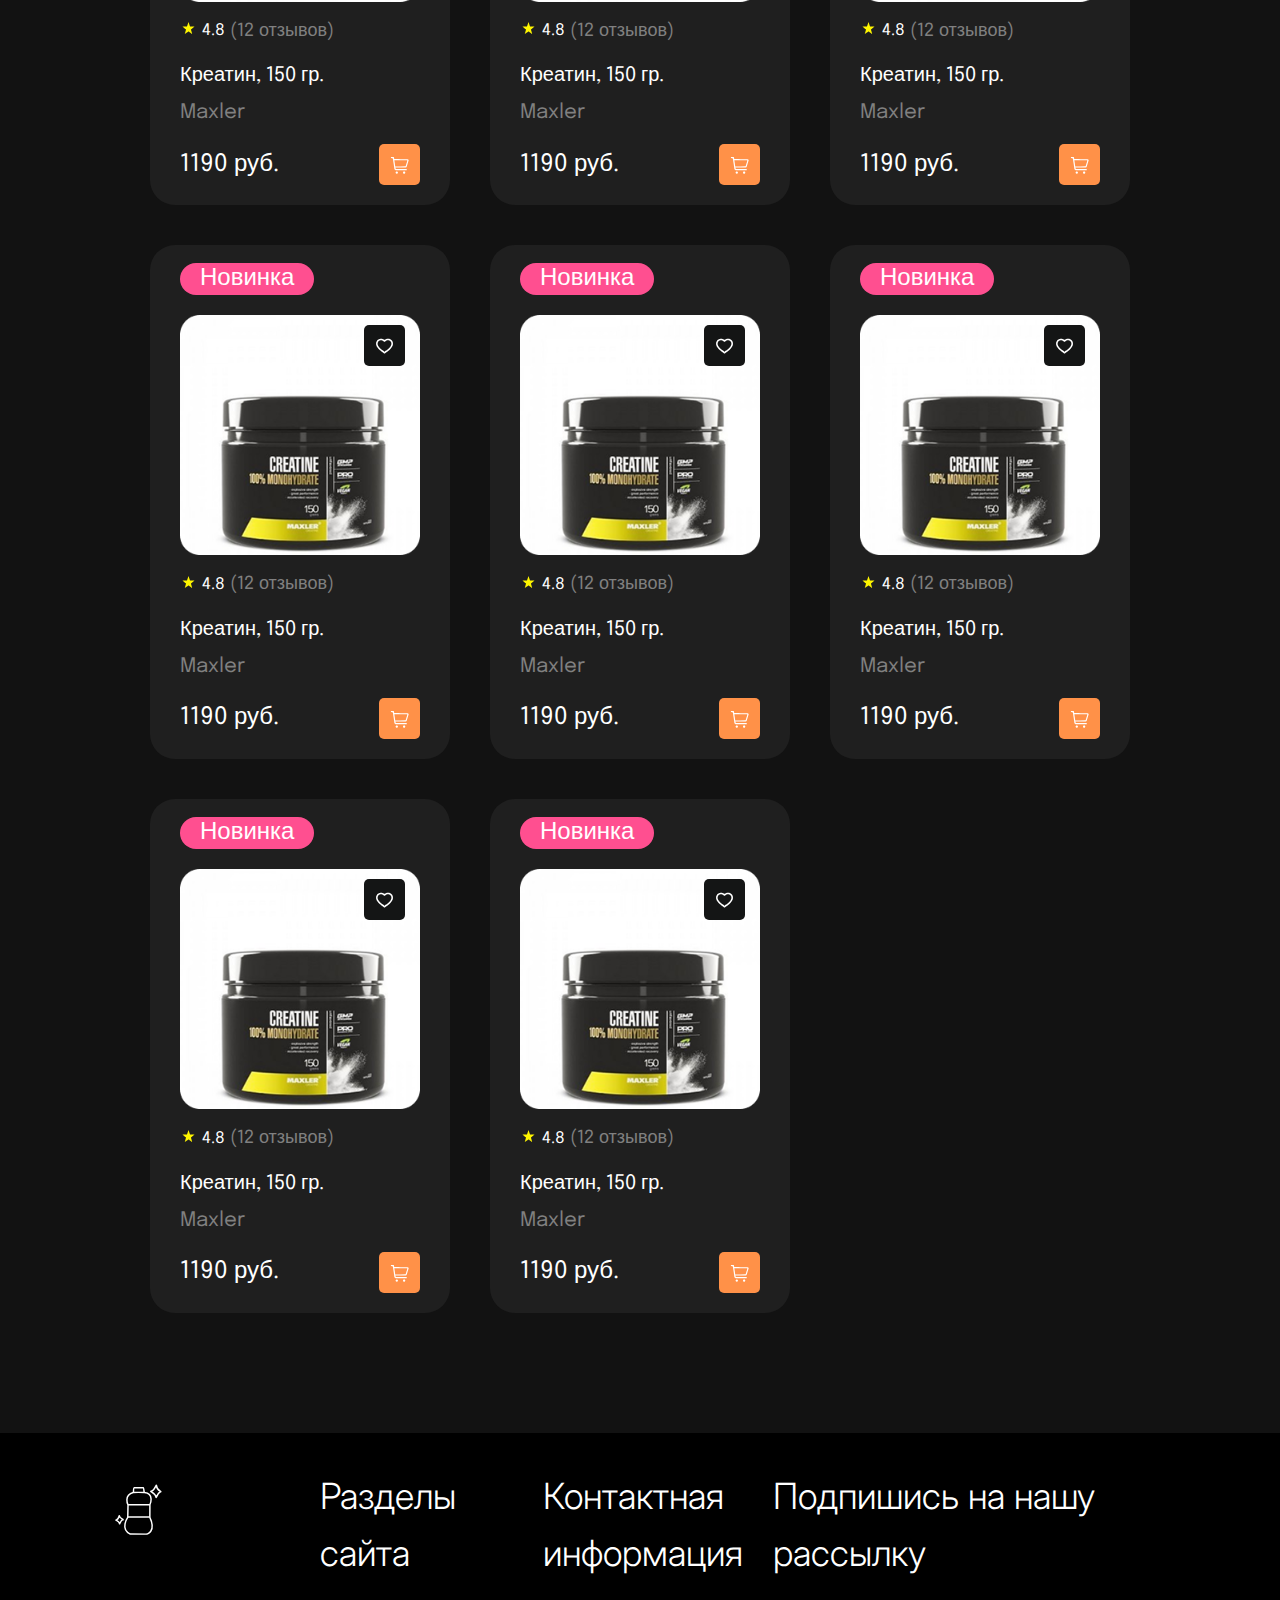
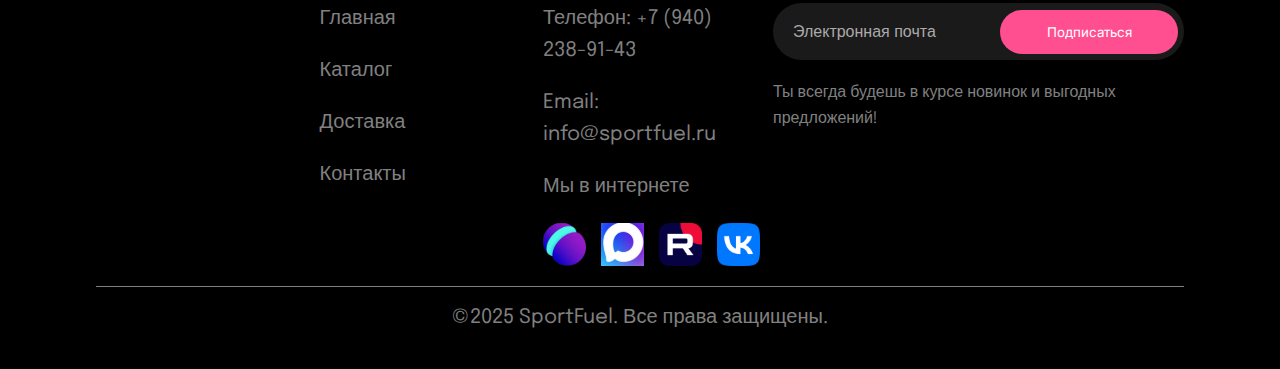
<file: katalog.html>
<!DOCTYPE html>
<html lang="ru">
<head>
    <meta charset="UTF-8">
    <meta name="viewport" content="width=device-width, initial-scale=1.0">
    <title>Каталог — SportFuel</title>
    <link rel="stylesheet" href="assets/css/header-footer.css">
    <link rel="stylesheet" href="assets/css/index.css">
    <link rel="stylesheet" href="assets/css/katalog.css">
    <link href="https://fonts.googleapis.com/css2?family=Epilogue:ital,wght@0,100..900;1,100..900&family=Inter:ital,opsz,wght@0,14..32,100..900;1,14..32,100..900&display=swap" rel="stylesheet">
</head>
<body>

<!-- === HEADER (тот же, что на главной) === -->
<header class="header">
    <div class="header__inner">
        <a href="index.html" class="header__logo">
            <img src="assets/images/systemImg/logo.svg" alt="SportFuel">
        </a>

        <input type="checkbox" id="burger" class="header__burger-checkbox" aria-label="Открыть меню">
        <label for="burger" class="header__overlay"></label>
        <label for="burger" class="header__burger-button">
            <span class="header__burger-line"></span>
            <span class="header__burger-line"></span>
            <span class="header__burger-line"></span>
        </label>

        <nav class="header__nav">
            <a href="index.html" class="header__nav-link">Главная</a>
            <a href="katalog.html" class="header__nav-link">Каталог</a>
            <a href="payment_and_delivery.html" class="header__nav-link">Доставка</a>
            <a href="order.html" class="header__nav-link">Контакты</a>

            <div class="header__search">
                <input type="text" placeholder="Поиск" class="header__search-input">
                <img src="assets/images/systemImg/search.svg" alt="Поиск">
            </div>

            <a href="reg-in.html" class="header__icon-link">
                <img src="assets/images/systemImg/profile.svg" alt="Профиль">
            </a>
            <a href="favorite.html" class="header__icon-link">
                <img src="assets/images/systemImg/favorite.svg" alt="Избранное">
            </a>
            <a href="cart.html" class="header__icon-link">
                <img src="assets/images/systemImg/cart.svg" alt="Корзина">
            </a>
        </nav>

        <div class="header__mobile-menu">
            <div class="header__mobile-inner">
                <a href="index.html" class="header__mobile-link">
                    <img src="assets/images/systemImg/home.svg" alt="Главная">
                    <span>Главная</span>
                </a>
                <a href="katalog.html" class="header__mobile-link">
                    <img src="assets/images/systemImg/list.svg" alt="Каталог">
                    <span>Каталог</span>
                </a>
                <a href="payment_and_delivery.html" class="header__mobile-link">
                    <img src="assets/images/systemImg/truck.svg" alt="Доставка">
                    <span>Доставка</span>
                </a>
                <a href="order.html" class="header__mobile-link">
                    <img src="assets/images/systemImg/phone.svg" alt="Контакты">
                    <span>Контакты</span>
                </a>

                <div class="header__mobile-controls">
                    <div class="header__mobile-search">
                        <input type="text" placeholder="Поиск...">
                        <img src="assets/images/systemImg/search.svg" alt="Поиск">
                    </div>
                    <div class="header__mobile-icons">
                        <a href="reg-in.html" class="header__mobile-icon">
                            <img src="assets/images/systemImg/profile.svg" alt="Профиль">
                        </a>
                        <a href="favorite.html" class="header__mobile-icon">
                            <img src="assets/images/systemImg/favorite.svg" alt="Избранное">
                        </a>
                        <a href="cart.html" class="header__mobile-icon">
                            <img src="assets/images/systemImg/cart.svg" alt="Корзина">
                        </a>
                    </div>
                </div>
            </div>
        </div>
    </div>
</header>

<!-- === MAIN CONTENT === -->
<main class="main">
    <div class="main__container">
        <section class="catalog">
            <h1 class="catalog__title">Каталог товара</h1>

            <div class="catalog__layout">
                <!-- Фильтр -->
                <aside class="catalog-filter">
                    <div class="catalog-filter__price">
                        <p class="catalog-filter__label">Цена ($)</p>
                        <div class="catalog-filter__slider">
                            <input type="range" min="0" max="50" value="0" class="catalog-filter__range">
                            <div class="catalog-filter__labels">
                                <span>$0</span>
                                <span>$50</span>
                            </div>
                        </div>
                    </div>

                    <div class="catalog-filter__section">
                        <h3 class="catalog-filter__section-title">Категория</h3>
                        <ul class="catalog-filter__list">
                            <li class="catalog-filter__item">
                                <input type="checkbox" id="protein">
                                <label for="protein">Протеины</label>
                            </li>
                            <li class="catalog-filter__item">
                                <input type="checkbox" id="bcaa">
                                <label for="bcaa">BCAA</label>
                            </li>
                            <li class="catalog-filter__item">
                                <input type="checkbox" id="creatine">
                                <label for="creatine">Креатин</label>
                            </li>
                            <li class="catalog-filter__item">
                                <input type="checkbox" id="vitamins">
                                <label for="vitamins">Витамины</label>
                            </li>
                            <li class="catalog-filter__item">
                                <input type="checkbox" id="gainers">
                                <label for="gainers">Гейнеры</label>
                            </li>
                            <li class="catalog-filter__item">
                                <input type="checkbox" id="fatBurners">
                                <label for="fatBurners">Жиросжигатели</label>
                            </li>
                        </ul>
                    </div>

                    <div class="catalog-filter__section">
                        <h3 class="catalog-filter__section-title">Бренд</h3>
                        <ul class="catalog-filter__list">
                            <li class="catalog-filter__item">
                                <input type="checkbox" id="optimum">
                                <label for="optimum">Optimum Nutrition</label>
                            </li>
                            <li class="catalog-filter__item">
                                <input type="checkbox" id="maxler">
                                <label for="maxler">Maxler</label>
                            </li>
                            <li class="catalog-filter__item">
                                <input type="checkbox" id="siberian">
                                <label for="siberian">Siberian</label>
                            </li>
                            <li class="catalog-filter__item">
                                <input type="checkbox" id="usn">
                                <label for="usn">USN</label>
                            </li>
                            <li class="catalog-filter__item">
                                <input type="checkbox" id="befirst">
                                <label for="befirst">Be First</label>
                            </li>
                        </ul>
                    </div>

                    <p class="catalog-filter__results">Найдено товаров: 8</p>
                    <button class="catalog-filter__reset">Сбросить фильтры</button>
                </aside>

                <!-- Сетка товаров -->
                <div class="catalog__grid">
                    <!-- Пример одной карточки — остальные копируй с таким же классом -->
                    <a href="carta-tovara.html" class="product-card">
                        <div class="product-card__inner">
                            <div class="product-card__new">Новинка</div>
                            <button class="product-card__favorite" onclick="event.stopPropagation(); toggleFavorite();">
                                <img src="assets/images/systemImg/heart_favoroite_button_for_cart.svg" alt="В избранное">
                            </button>
                            <img src="assets/images/product/Maxler_creatine1.png" alt="Креатин Maxler" class="product-card__image">
                            <div class="product-card__rating">
                                <img src="assets/images/systemImg/star.svg" alt="★">
                                <span>4.8</span>
                                <span class="product-card__reviews">(12 отзывов)</span>
                            </div>
                            <p class="product-card__name">Креатин, 150 гр.</p>
                            <p class="product-card__brand">Maxler</p>
                            <div class="product-card__bottom">
                                <span class="product-card__price">1190 руб.</span>
                                <button class="product-card__cart" onclick="event.stopPropagation(); addToCart();">
                                    <img src="assets/images/systemImg/add_cart.svg" alt="В корзину">
                                </button>
                            </div>
                        </div>
                    </a>
					<a href="carta-tovara.html" class="product-card">
                        <div class="product-card__inner">
                            <div class="product-card__new">Новинка</div>
                            <button class="product-card__favorite" onclick="event.stopPropagation(); toggleFavorite();">
                                <img src="assets/images/systemImg/heart_favoroite_button_for_cart.svg" alt="В избранное">
                            </button>
                            <img src="assets/images/product/Maxler_creatine1.png" alt="Креатин Maxler" class="product-card__image">
                            <div class="product-card__rating">
                                <img src="assets/images/systemImg/star.svg" alt="★">
                                <span>4.8</span>
                                <span class="product-card__reviews">(12 отзывов)</span>
                            </div>
                            <p class="product-card__name">Креатин, 150 гр.</p>
                            <p class="product-card__brand">Maxler</p>
                            <div class="product-card__bottom">
                                <span class="product-card__price">1190 руб.</span>
                                <button class="product-card__cart" onclick="event.stopPropagation(); addToCart();">
                                    <img src="assets/images/systemImg/add_cart.svg" alt="В корзину">
                                </button>
                            </div>
                        </div>
                    </a>
					<a href="carta-tovara.html" class="product-card">
                        <div class="product-card__inner">
                            <div class="product-card__new">Новинка</div>
                            <button class="product-card__favorite" onclick="event.stopPropagation(); toggleFavorite();">
                                <img src="assets/images/systemImg/heart_favoroite_button_for_cart.svg" alt="В избранное">
                            </button>
                            <img src="assets/images/product/Maxler_creatine1.png" alt="Креатин Maxler" class="product-card__image">
                            <div class="product-card__rating">
                                <img src="assets/images/systemImg/star.svg" alt="★">
                                <span>4.8</span>
                                <span class="product-card__reviews">(12 отзывов)</span>
                            </div>
                            <p class="product-card__name">Креатин, 150 гр.</p>
                            <p class="product-card__brand">Maxler</p>
                            <div class="product-card__bottom">
                                <span class="product-card__price">1190 руб.</span>
                                <button class="product-card__cart" onclick="event.stopPropagation(); addToCart();">
                                    <img src="assets/images/systemImg/add_cart.svg" alt="В корзину">
                                </button>
                            </div>
                        </div>
                    </a>
					<a href="carta-tovara.html" class="product-card">
                        <div class="product-card__inner">
                            <div class="product-card__new">Новинка</div>
                            <button class="product-card__favorite" onclick="event.stopPropagation(); toggleFavorite();">
                                <img src="assets/images/systemImg/heart_favoroite_button_for_cart.svg" alt="В избранное">
                            </button>
                            <img src="assets/images/product/Maxler_creatine1.png" alt="Креатин Maxler" class="product-card__image">
                            <div class="product-card__rating">
                                <img src="assets/images/systemImg/star.svg" alt="★">
                                <span>4.8</span>
                                <span class="product-card__reviews">(12 отзывов)</span>
                            </div>
                            <p class="product-card__name">Креатин, 150 гр.</p>
                            <p class="product-card__brand">Maxler</p>
                            <div class="product-card__bottom">
                                <span class="product-card__price">1190 руб.</span>
                                <button class="product-card__cart" onclick="event.stopPropagation(); addToCart();">
                                    <img src="assets/images/systemImg/add_cart.svg" alt="В корзину">
                                </button>
                            </div>
                        </div>
                    </a>
					<a href="carta-tovara.html" class="product-card">
                        <div class="product-card__inner">
                            <div class="product-card__new">Новинка</div>
                            <button class="product-card__favorite" onclick="event.stopPropagation(); toggleFavorite();">
                                <img src="assets/images/systemImg/heart_favoroite_button_for_cart.svg" alt="В избранное">
                            </button>
                            <img src="assets/images/product/Maxler_creatine1.png" alt="Креатин Maxler" class="product-card__image">
                            <div class="product-card__rating">
                                <img src="assets/images/systemImg/star.svg" alt="★">
                                <span>4.8</span>
                                <span class="product-card__reviews">(12 отзывов)</span>
                            </div>
                            <p class="product-card__name">Креатин, 150 гр.</p>
                            <p class="product-card__brand">Maxler</p>
                            <div class="product-card__bottom">
                                <span class="product-card__price">1190 руб.</span>
                                <button class="product-card__cart" onclick="event.stopPropagation(); addToCart();">
                                    <img src="assets/images/systemImg/add_cart.svg" alt="В корзину">
                                </button>
                            </div>
                        </div>
                    </a>
					<a href="carta-tovara.html" class="product-card">
                        <div class="product-card__inner">
                            <div class="product-card__new">Новинка</div>
                            <button class="product-card__favorite" onclick="event.stopPropagation(); toggleFavorite();">
                                <img src="assets/images/systemImg/heart_favoroite_button_for_cart.svg" alt="В избранное">
                            </button>
                            <img src="assets/images/product/Maxler_creatine1.png" alt="Креатин Maxler" class="product-card__image">
                            <div class="product-card__rating">
                                <img src="assets/images/systemImg/star.svg" alt="★">
                                <span>4.8</span>
                                <span class="product-card__reviews">(12 отзывов)</span>
                            </div>
                            <p class="product-card__name">Креатин, 150 гр.</p>
                            <p class="product-card__brand">Maxler</p>
                            <div class="product-card__bottom">
                                <span class="product-card__price">1190 руб.</span>
                                <button class="product-card__cart" onclick="event.stopPropagation(); addToCart();">
                                    <img src="assets/images/systemImg/add_cart.svg" alt="В корзину">
                                </button>
                            </div>
                        </div>
                    </a>
					<a href="carta-tovara.html" class="product-card">
                        <div class="product-card__inner">
                            <div class="product-card__new">Новинка</div>
                            <button class="product-card__favorite" onclick="event.stopPropagation(); toggleFavorite();">
                                <img src="assets/images/systemImg/heart_favoroite_button_for_cart.svg" alt="В избранное">
                            </button>
                            <img src="assets/images/product/Maxler_creatine1.png" alt="Креатин Maxler" class="product-card__image">
                            <div class="product-card__rating">
                                <img src="assets/images/systemImg/star.svg" alt="★">
                                <span>4.8</span>
                                <span class="product-card__reviews">(12 отзывов)</span>
                            </div>
                            <p class="product-card__name">Креатин, 150 гр.</p>
                            <p class="product-card__brand">Maxler</p>
                            <div class="product-card__bottom">
                                <span class="product-card__price">1190 руб.</span>
                                <button class="product-card__cart" onclick="event.stopPropagation(); addToCart();">
                                    <img src="assets/images/systemImg/add_cart.svg" alt="В корзину">
                                </button>
                            </div>
                        </div>
                    </a>
					<a href="carta-tovara.html" class="product-card">
                        <div class="product-card__inner">
                            <div class="product-card__new">Новинка</div>
                            <button class="product-card__favorite" onclick="event.stopPropagation(); toggleFavorite();">
                                <img src="assets/images/systemImg/heart_favoroite_button_for_cart.svg" alt="В избранное">
                            </button>
                            <img src="assets/images/product/Maxler_creatine1.png" alt="Креатин Maxler" class="product-card__image">
                            <div class="product-card__rating">
                                <img src="assets/images/systemImg/star.svg" alt="★">
                                <span>4.8</span>
                                <span class="product-card__reviews">(12 отзывов)</span>
                            </div>
                            <p class="product-card__name">Креатин, 150 гр.</p>
                            <p class="product-card__brand">Maxler</p>
                            <div class="product-card__bottom">
                                <span class="product-card__price">1190 руб.</span>
                                <button class="product-card__cart" onclick="event.stopPropagation(); addToCart();">
                                    <img src="assets/images/systemImg/add_cart.svg" alt="В корзину">
                                </button>
                            </div>
                        </div>
                    </a>
                    <!-- Остальные 7 карточек — просто копируй эту же разметку с другими картинками -->
                </div>
            </div>
        </section>
    </div>
</main>

<!-- === FOOTER (тот же, что на главной) === -->
<footer class="footer">
    <div class="footer__inner">
        <div class="footer__column">
            <img src="assets/images/systemImg/logo.svg" alt="SportFuel" class="footer__logo">
        </div>
        <div class="footer__column">
            <h3 class="footer__title">Разделы сайта</h3>
            <a href="index.html" class="footer__link">Главная</a>
            <a href="katalog.html" class="footer__link">Каталог</a>
            <a href="payment_and_delivery.html" class="footer__link">Доставка</a>
            <a href="order.html" class="footer__link">Контакты</a>
        </div>
        <div class="footer__column">
            <h3 class="footer__title">Контактная информация</h3>
            <a href="tel:+79402389143" class="footer__link">Телефон: +7 (940) 238-91-43</a>
            <a href="mailto:info@sportfuel.ru" class="footer__link">Email: info@sportfuel.ru</a>
            <a href="#" class="footer__link">Мы в интернете</a>
            <div class="footer__socials">
                <img src="assets/images/systemImg/Сферум_Logo.svg" alt="Сферум">
                <img src="assets/images/systemImg/Max_logo.svg" alt="Max">
                <img src="assets/images/systemImg/Rutube.svg" alt="Rutube">
                <img src="assets/images/systemImg/VK_Logo 1.svg" alt="VK">
            </div>
        </div>
        <div class="footer__column">
            <h3 class="footer__title">Подпишись на нашу рассылку</h3>
            <div class="footer__subscribe">
                <input type="email" placeholder="Электронная почта">
                <button>Подписаться</button>
            </div>
            <p class="footer__subscribe-text">Ты всегда будешь в курсе новинок и выгодных предложений!</p>
        </div>
    </div>
    <div class="footer__copyright">©2025 SportFuel. Все права защищены.</div>
</footer>

</body>
</html>
</file>
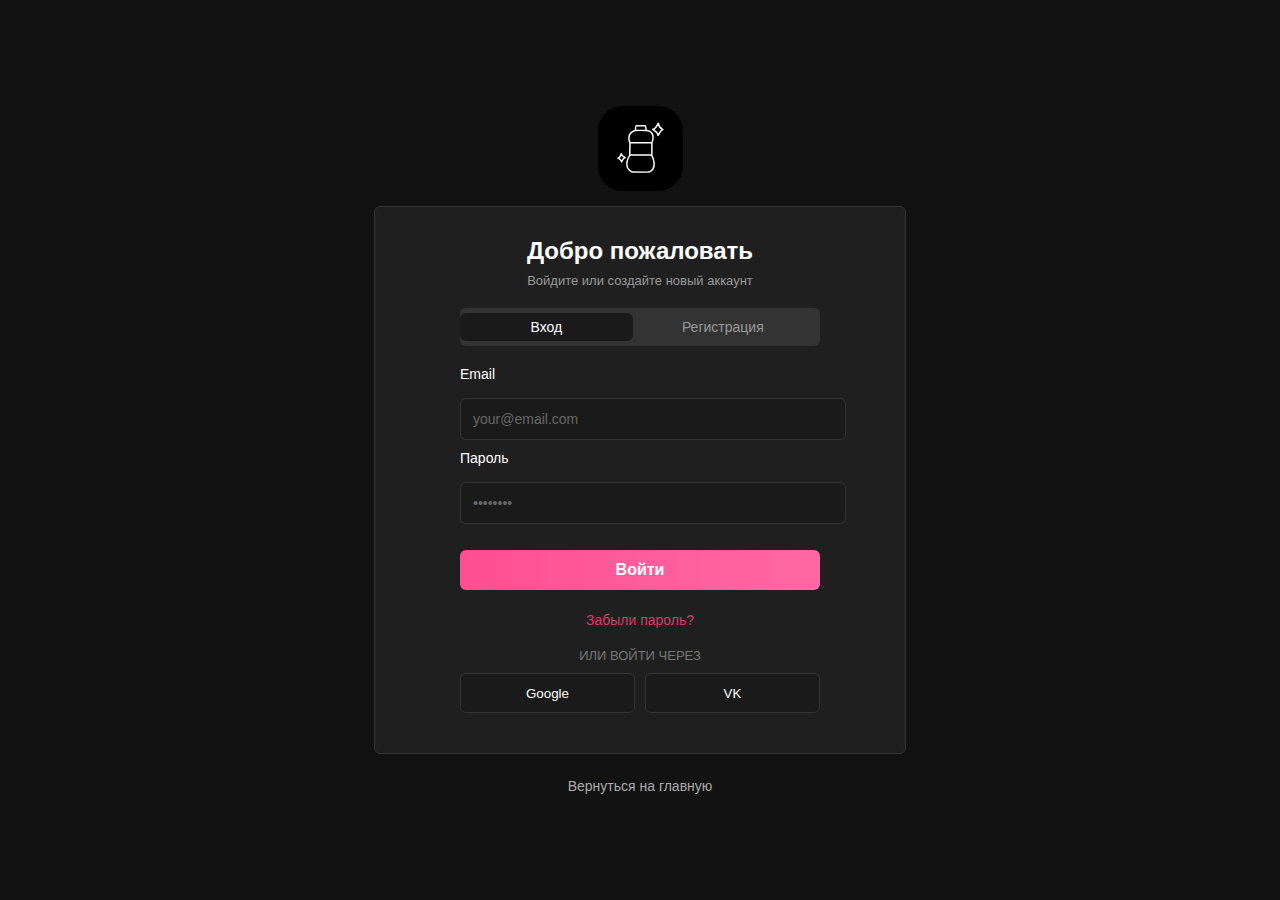
<file: log-in.html>
<!DOCTYPE html>
<html lang="ru">
<head>
  <meta charset="UTF-8">
  <meta name="viewport" content="width=device-width, initial-scale=1.0">
  <title>Вход — SportFuel</title>
  <link rel="stylesheet" href="assets/css/conf.css">
  <link rel="stylesheet" href="assets/css/auth.css">
</head>
<body>

<div class="auth">
  <div class="auth__container">
    <img src="assets/images/systemImg/logo.svg" alt="SportFuel" class="auth__logo">

    <div class="auth__card">
      <h2 class="auth__title">Добро пожаловать</h2>
      <p class="auth__subtitle">Войдите или создайте новый аккаунт</p>

      <!-- Табы -->
      <div class="auth__tabs">
        <div class="auth__tab auth__tab--active">Вход</div>
        <a href="reg-in.html" class="auth__tab">Регистрация</a>
      </div>

      <!-- Форма входа -->
      <form class="auth__form">
        <label class="auth__label">Email</label>
        <input type="email" placeholder="your@email.com" class="auth__input">

        <label class="auth__label">Пароль</label>
        <input type="password" placeholder="••••••••" class="auth__input">

        <button type="submit" class="auth__button auth__button--login">
          Войти
        </button>

        <a href="#" class="auth__forgot">Забыли пароль?</a>
      </form>

      <p class="auth__or">ИЛИ ВОЙТИ ЧЕРЕЗ</p>

      <div class="auth__socials">
        <button class="auth__social-btn">Google</button>
        <button class="auth__social-btn">VK</button>
      </div>
    </div>

    <p class="auth__footer-text">
      <a href="index.html">Вернуться на главную</a>
    </p>
  </div>
</div>

</body>
</html>
</file>
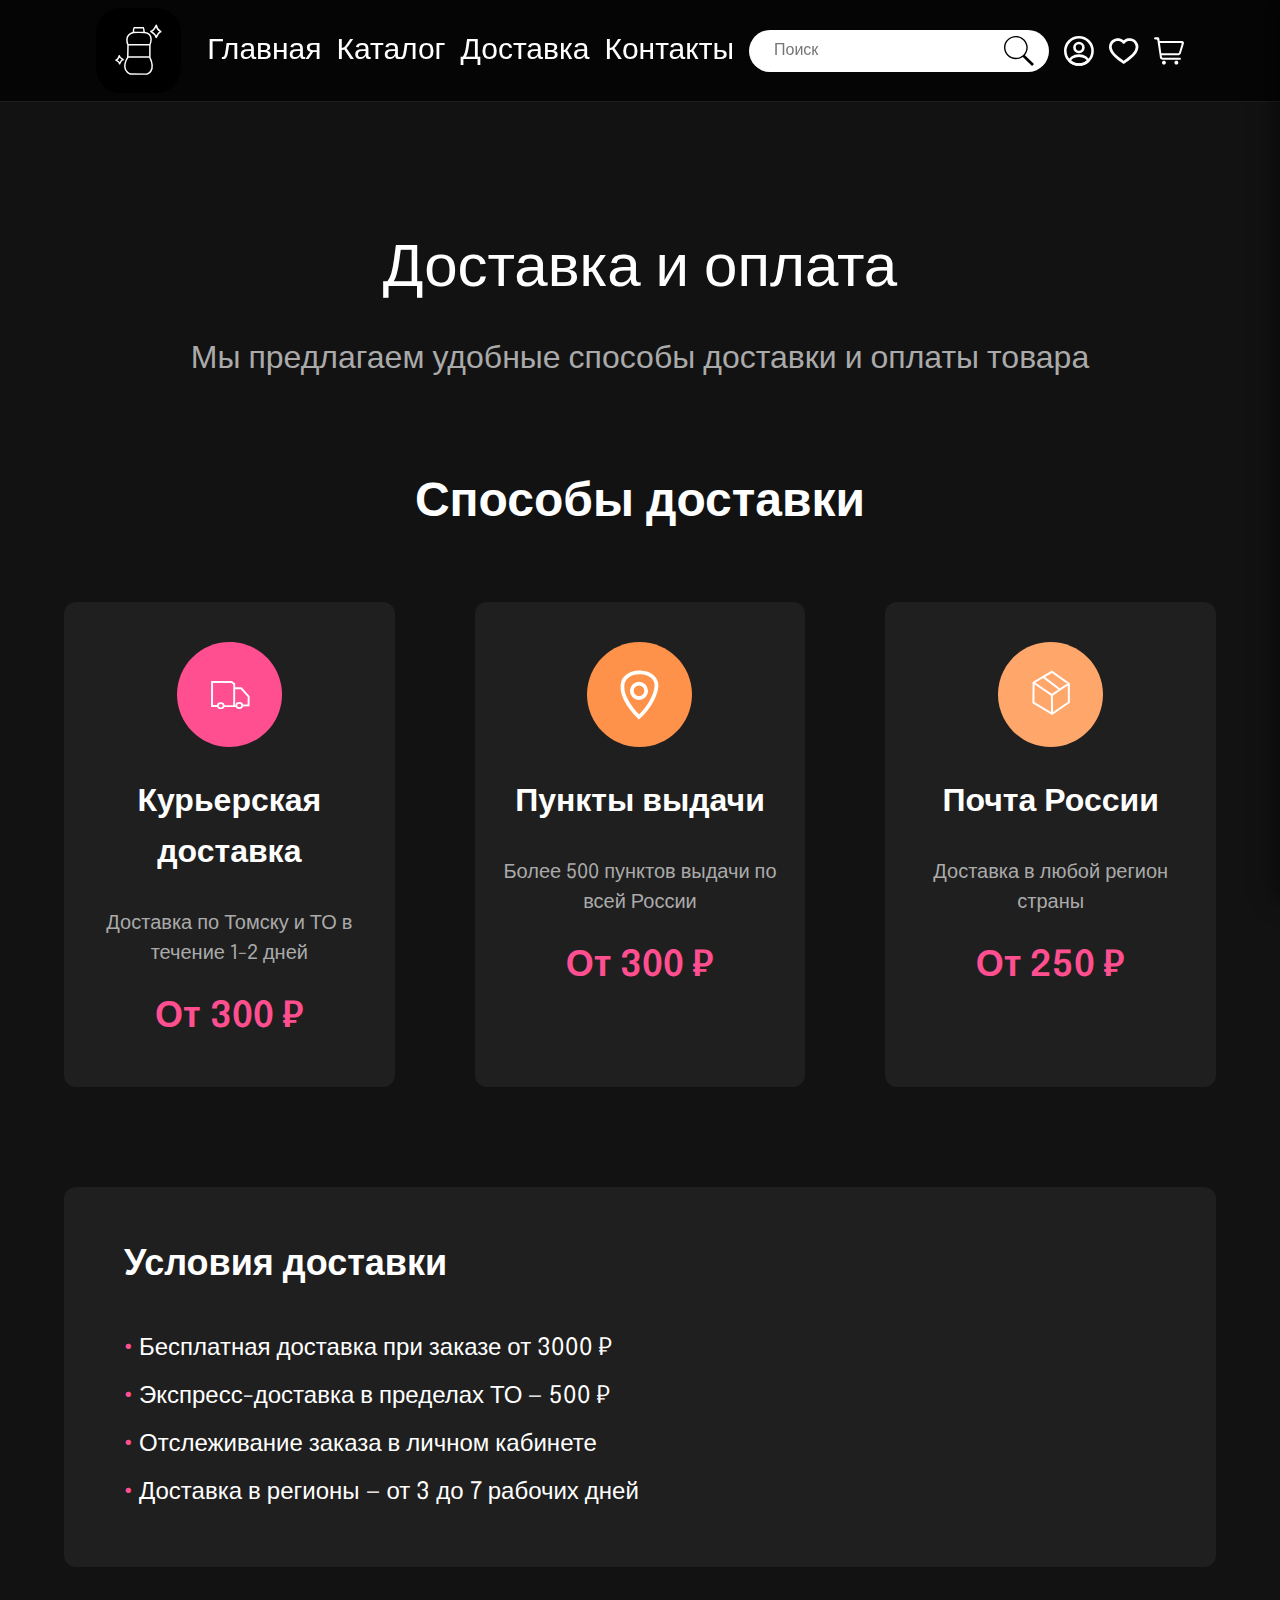
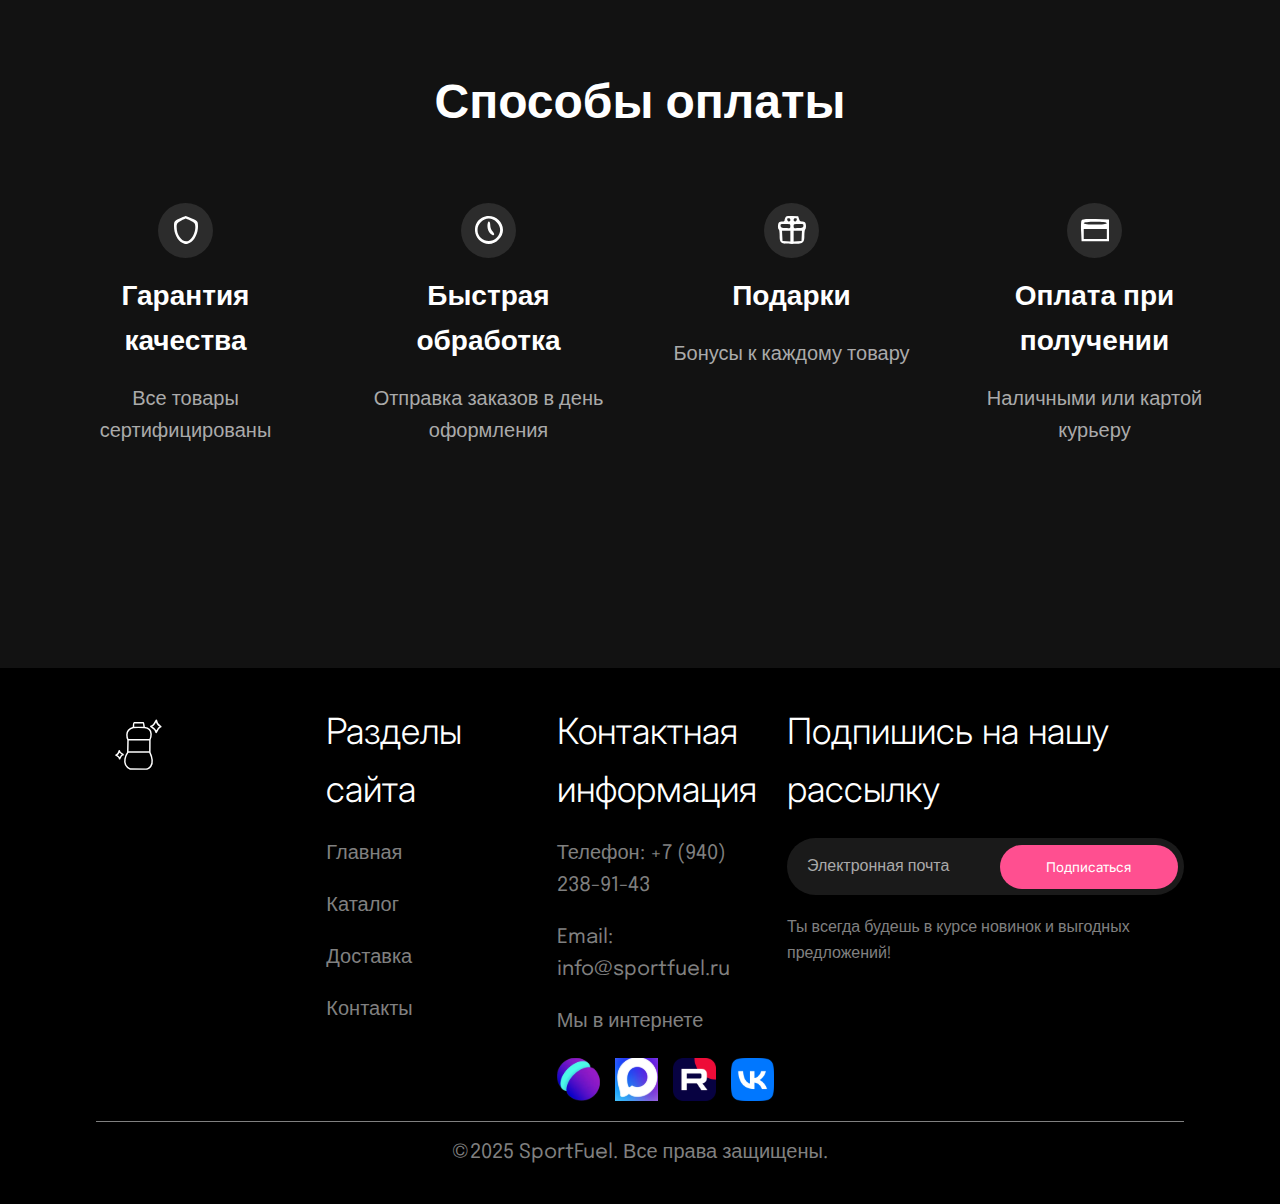
<file: payment_and_delivery.html>
<!DOCTYPE html>
<html lang="en">
<head>
	<meta charset="UTF-8">
	<meta name="viewport" content="width=device-width, initial-scale=1.0">
	<title>Document</title>
	<link rel="stylesheet" href="assets/css/header-footer.css">
	<link rel="stylesheet" href="assets/css/conf.css">
	<link rel="stylesheet" href="assets/css/index.css">
	<link rel="stylesheet" href="assets/css/katalog.css">
	<link rel="stylesheet" href="assets/css/favorite.css">
	<link rel="stylesheet" href="assets/css/payment_and_delivery.css">
	<link rel="preconnect" href="https://fonts.googleapis.com">
	<link rel="preconnect" href="https://fonts.gstatic.com" crossorigin>
	<link href="https://fonts.googleapis.com/css2?family=Epilogue:ital,wght@0,100..900;1,100..900&display=swap" rel="stylesheet">
	<link rel="preconnect" href="https://fonts.googleapis.com">
	<link rel="preconnect" href="https://fonts.gstatic.com" crossorigin>
	<link href="https://fonts.googleapis.com/css2?family=Inter:ital,opsz,wght@0,14..32,100..900;1,14..32,100..900&display=swap" rel="stylesheet">
</head>
<body>

<!-- === HEADER (тот же, что и везде) === -->
<header class="header">
    <div class="header__inner">
        <a href="index.html" class="header__logo">
            <img src="assets/images/systemImg/logo.svg" alt="SportFuel">
        </a>

        <input type="checkbox" id="burger" class="header__burger-checkbox">
        <label for="burger" class="header__overlay"></label>
        <label for="burger" class="header__burger-button">
            <span class="header__burger-line"></span>
            <span class="header__burger-line"></span>
            <span class="header__burger-line"></span>
        </label>

        <nav class="header__nav">
            <a href="index.html" class="header__nav-link">Главная</a>
            <a href="katalog.html" class="header__nav-link">Каталог</a>
            <a href="payment_and_delivery.html" class="header__nav-link">Доставка</a>
            <a href="order.html" class="header__nav-link">Контакты</a>

            <div class="header__search">
                <input type="text" placeholder="Поиск" class="header__search-input">
                <img src="assets/images/systemImg/search.svg" alt="Поиск">
            </div>

            <a href="reg-in.html" class="header__icon-link"><img src="assets/images/systemImg/profile.svg" alt="Профиль"></a>
            <a href="favorite.html" class="header__icon-link"><img src="assets/images/systemImg/favorite.svg" alt="Избранное"></a>
            <a href="cart.html" class="header__icon-link"><img src="assets/images/systemImg/cart.svg" alt="Корзина"></a>
        </nav>

        <div class="header__mobile-menu">
            <div class="header__mobile-inner">
                <a href="index.html" class="header__mobile-link"><img src="assets/images/systemImg/home.svg" alt=""> <span>Главная</span></a>
                <a href="katalog.html" class="header__mobile-link"><img src="assets/images/systemImg/list.svg" alt=""> <span>Каталог</span></a>
                <a href="payment_and_delivery.html" class="header__mobile-link"><img src="assets/images/systemImg/truck.svg" alt=""> <span>Доставка</span></a>
                <a href="order.html" class="header__mobile-link"><img src="assets/images/systemImg/phone.svg" alt=""> <span>Контакты</span></a>

                <div class="header__mobile-controls">
                    <div class="header__mobile-search">
                        <input type="text" placeholder="Поиск...">
                        <img src="assets/images/systemImg/search.svg" alt="Поиск">
                    </div>
                    <div class="header__mobile-icons">
                        <a href="reg-in.html" class="header__mobile-icon"><img src="assets/images/systemImg/profile.svg" alt="Профиль"></a>
                        <a href="favorite.html" class="header__mobile-icon"><img src="assets/images/systemImg/favorite.svg" alt="Избранное"></a>
                        <a href="cart.html" class="header__mobile-icon"><img src="assets/images/systemImg/cart.svg" alt="Корзина"></a>
                    </div>
                </div>
            </div>
        </div>
    </div>
</header>

<main class="delivery">
    <div class="delivery__container">

        <!-- Заголовок -->
        <section class="delivery__hero">
            <h1 class="delivery__title">Доставка и оплата</h1>
            <p class="delivery__subtitle">Мы предлагаем удобные способы доставки и оплаты товара</p>
        </section>

        <!-- Способы доставки -->
        <h2 class="delivery__section-title">Способы доставки</h2>
        <div class="delivery__methods">
            <div class="delivery-method">
                <img src="assets/images/systemImg/car.svg" alt="Курьер">
                <h3 class="delivery-method__title">Курьерская доставка</h3>
                <p class="delivery-method__text">Доставка по Томску и ТО в течение 1-2 дней</p>
                <span class="delivery-method__price">От 300 ₽</span>
            </div>
            <div class="delivery-method">
                <img src="assets/images/systemImg/layer1.svg" alt="ПВЗ">
                <h3 class="delivery-method__title">Пункты выдачи</h3>
                <p class="delivery-method__text">Более 500 пунктов выдачи по всей России</p>
                <span class="delivery-method__price">От 300 ₽</span>
            </div>
            <div class="delivery-method">
                <img src="assets/images/systemImg/Значок - Почта России.svg" alt="Почта">
                <h3 class="delivery-method__title">Почта России</h3>
                <p class="delivery-method__text">Доставка в любой регион страны</p>
                <span class="delivery-method__price">От 250 ₽</span>
            </div>
        </div>

        <!-- Условия доставки -->
        <section class="delivery__terms">
            <h2 class="delivery__terms-title">Условия доставки</h2>
            <ul class="delivery__terms-list">
                <li>Бесплатная доставка при заказе от 3000 ₽</li>
                <li>Экспресс-доставка в пределах ТО — 500 ₽</li>
                <li>Отслеживание заказа в личном кабинете</li>
                <li>Доставка в регионы — от 3 до 7 рабочих дней</li>
            </ul>
        </section>

        <!-- Способы оплаты / преимущества -->
        <h2 class="delivery__section-title">Способы оплаты</h2>
        <div class="delivery__payment">
            <div class="payment-card">
                <img src="assets/images/systemImg/guard.svg" alt="">
                <h3 class="payment-card__title">Гарантия качества</h3>
                <p class="payment-card__text">Все товары сертифицированы</p>
            </div>
            <div class="payment-card">
                <img src="assets/images/systemImg/time.svg" alt="">
                <h3 class="payment-card__title">Быстрая обработка</h3>
                <p class="payment-card__text">Отправка заказов в день оформления</p>
            </div>
            <div class="payment-card">
                <img src="assets/images/systemImg/gift.svg" alt="">
                <h3 class="payment-card__title">Подарки</h3>
                <p class="payment-card__text">Бонусы к каждому товару</p>
            </div>
            <div class="payment-card">
                <img src="assets/images/systemImg/bank_cart.svg" alt="">
                <h3 class="payment-card__title">Оплата при получении</h3>
                <p class="payment-card__text">Наличными или картой курьеру</p>
            </div>
        </div>

    </div>
</main>

<!-- === FOOTER (тот же, что и везде) === -->
<footer class="footer">
    <div class="footer__inner">
        <div class="footer__column">
            <img src="assets/images/systemImg/logo.svg" alt="SportFuel" class="footer__logo">
        </div>
        <div class="footer__column">
            <h3 class="footer__title">Разделы сайта</h3>
            <a href="index.html" class="footer__link">Главная</a>
            <a href="katalog.html" class="footer__link">Каталог</a>
            <a href="payment_and_delivery.html" class="footer__link">Доставка</a>
            <a href="order.html" class="footer__link">Контакты</a>
        </div>
        <div class="footer__column">
            <h3 class="footer__title">Контактная информация</h3>
            <a href="tel:+79402389143" class="footer__link">Телефон: +7 (940) 238-91-43</a>
            <a href="mailto:info@sportfuel.ru" class="footer__link">Email: info@sportfuel.ru</a>
            <a href="#" class="footer__link">Мы в интернете</a>
            <div class="footer__socials">
                <img src="assets/images/systemImg/Сферум_Logo.svg" alt="Сферум">
                <img src="assets/images/systemImg/Max_logo.svg" alt="Max">
                <img src="assets/images/systemImg/Rutube.svg" alt="Rutube">
                <img src="assets/images/systemImg/VK_Logo 1.svg" alt="VK">
            </div>
        </div>
        <div class="footer__column">
            <h3 class="footer__title">Подпишись на нашу рассылку</h3>
            <div class="footer__subscribe">
                <input type="email" placeholder="Электронная почта">
                <button>Подписаться</button>
            </div>
            <p class="footer__subscribe-text">Ты всегда будешь в курсе новинок и выгодных предложений!</p>
        </div>
    </div>
    <div class="footer__copyright">©2025 SportFuel. Все права защищены.</div>
</footer>

</body>
</html>
</file>
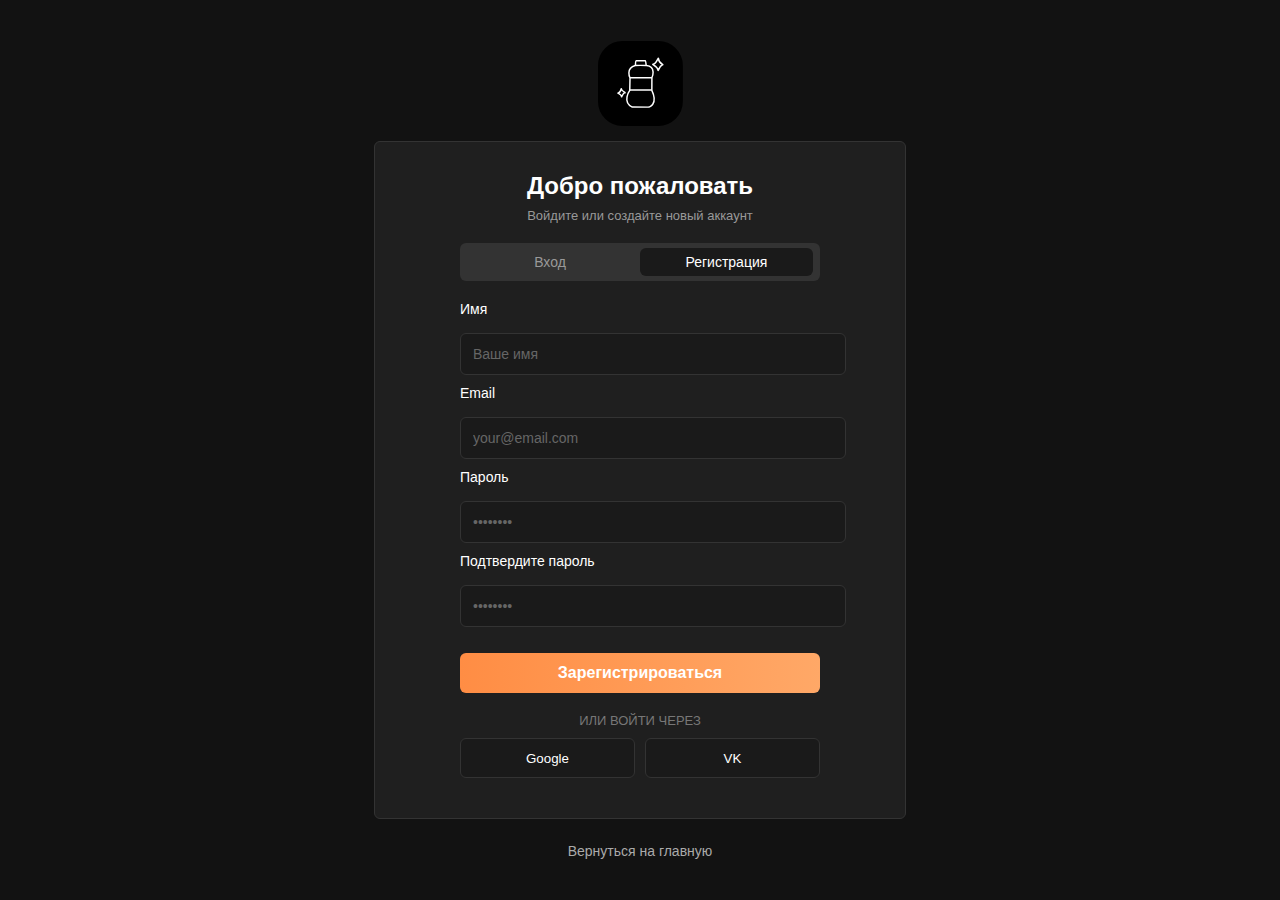
<file: reg-in.html>
<!DOCTYPE html>
<html lang="ru">
<head>
  <meta charset="UTF-8">
  <meta name="viewport" content="width=device-width, initial-scale=1.0">
  <title>Регистрация — SportFuel</title>
  <link rel="stylesheet" href="assets/css/conf.css">
  <link rel="stylesheet" href="assets/css/auth.css">
</head>
<body>

<div class="auth">
  <div class="auth__container">
    <img src="assets/images/systemImg/logo.svg" alt="SportFuel" class="auth__logo">

    <div class="auth__card">
      <h2 class="auth__title">Добро пожаловать</h2>
      <p class="auth__subtitle">Войдите или создайте новый аккаунт</p>

      <!-- Табы -->
      <div class="auth__tabs">
        <a href="log-in.html" class="auth__tab">Вход</a>
        <div class="auth__tab auth__tab--active">Регистрация</div>
      </div>

      <!-- Форма регистрации -->
      <form class="auth__form">
        <label class="auth__label">Имя</label>
        <input type="text" placeholder="Ваше имя" class="auth__input">

        <label class="auth__label">Email</label>
        <input type="email" placeholder="your@email.com" class="auth__input">

        <label class="auth__label">Пароль</label>
        <input type="password" placeholder="••••••••" class="auth__input">

        <label class="auth__label">Подтвердите пароль</label>
        <input type="password" placeholder="••••••••" class="auth__input">

        <button type="submit" class="auth__button auth__button--register">
          Зарегистрироваться
        </button>
      </form>

      <p class="auth__or">ИЛИ ВОЙТИ ЧЕРЕЗ</p>

      <div class="auth__socials">
        <button class="auth__social-btn">Google</button>
        <button class="auth__social-btn">VK</button>
      </div>
    </div>

    <p class="auth__footer-text">
      <a href="index.html">Вернуться на главную</a>
    </p>
  </div>
</div>

</body>
</html>
</file>
<file: assets/css/header-footer.css>
/* ====================== HEADER ====================== */

.header {
  position: fixed;
  top: 0;
  left: 0;
  width: 100%;
  height: 102px;
  background-color: rgba(0, 0, 0, 0.7);
  backdrop-filter: blur(10px);
  -webkit-backdrop-filter: blur(10px);
  border-bottom: 1px solid rgba(54, 54, 54, 0.5);
  z-index: 1000;
  transition: all 0.4s ease;
}

.header--scrolled {
  background-color: #000000;
  backdrop-filter: blur(0);
  -webkit-backdrop-filter: blur(0);
  border-bottom: 1px solid #363636;
  box-shadow: 0 4px 20px rgba(0, 0, 0, 0.5);
}

.header__inner {
  width: 85%;
  max-width: 1920px;
  margin: 0 auto;
  height: 100%;
  display: flex;
  align-items: center;
  justify-content: space-between;
}

.header__logo img {
  width: 85px;
  height: 85px;
}

/* Десктопное меню */
.header__nav {
  display: flex;
  align-items: center;
  gap: 15px;
}

.header__nav-link {
  font-size: 30px;
  color: white;
  text-decoration: none;
  transition: opacity 0.3s;
}

.header__nav-link:hover {
  opacity: 0.7;
}

.header__icon-link img {
  width: 30px;
  height: 30px;
  transition: opacity 0.3s;
}

.header__icon-link:hover img {
  opacity: 0.7;
}

.header__search {
  width: 300px;
  height: 42px;
  background-color: #ffffff;
  border-radius: 35px;
  display: flex;
  align-items: center;
  padding: 0 15px;
}

.header__search-input {
  flex: 1;
  height: 100%;
  border: none;
  background: transparent;
  outline: none;
  font-size: 16px;
  padding-left: 10px;
}

.header__search img {
  width: 30px;
  height: 30px;
}

/* Бургер */
.header__burger-checkbox {
  display: none;
}

.header__overlay {
  position: fixed;
  inset: 0;
  background: rgba(0, 0, 0, 0.7);
  opacity: 0;
  visibility: hidden;
  transition: opacity 0.4s, visibility 0.4s;
  z-index: 998;
  cursor: pointer;
}

.header__burger-button {
  display: none;
  flex-direction: column;
  justify-content: space-between;
  width: 32px;
  height: 24px;
  cursor: pointer;
  z-index: 1000;
}

.header__burger-line {
  width: 100%;
  height: 3px;
  background-color: white;
  border-radius: 2px;
  transition: all 0.4s cubic-bezier(0.68, -0.55, 0.265, 1.55);
}

/* Мобильное меню */
.header__mobile-menu {
  position: fixed;
  top: 0;
  right: 0;
  width: 85%;
  max-width: 380px;
  height: 100vh;
  background-color: #000000;
  padding: 60px 25px 30px;
  box-shadow: -5px 0 20px rgba(0, 0, 0, 0.5);
  transform: translateX(100%);
  transition: transform 0.5s cubic-bezier(0.68, -0.55, 0.265, 1.55);
  z-index: 999;
  display: flex;
  flex-direction: column;
}

.header__mobile-inner {
  display: flex;
  flex-direction: column;
  gap: 25px;
  height: 100%;
}

.header__mobile-link {
  display: flex;
  align-items: center;
  gap: 16px;
  font-size: 22px;
  color: white;
  text-decoration: none;
  transition: color 0.3s;
  /* Изначально скрыты */
  opacity: 0;
  transform: translateX(30px);
}

.header__mobile-link:hover {
  color: #FF4F90;
}

.header__mobile-link img {
  width: 24px;
  height: 24px;
}

.header__mobile-controls {
  margin-top: auto;
  display: flex;
  flex-direction: column;
  gap: 20px;
}

.header__mobile-search {
  height: 50px;
  background-color: #1A1A1A;
  border-radius: 35px;
  display: flex;
  align-items: center;
  padding: 0 20px;
}

.header__mobile-search input {
  flex: 1;
  background: transparent;
  border: none;
  outline: none;
  color: white;
  font-size: 16px;
}

.header__mobile-search img {
  width: 20px;
  height: 20px;
  margin-left: 12px;
}

.header__mobile-icons {
  display: flex;
  justify-content: center;
  gap: 25px;
}

.header__mobile-icon img {
  width: 30px;
  height: 30px;
  transition: opacity 0.3s;
}

.header__mobile-icon img:hover {
  opacity: 0.7;
}

#burger:checked ~ .header__mobile-menu .header__mobile-link {
  opacity: 1;
  transform: translateX(0);
  animation: slideIn 0.6s forwards;
}


#burger:checked ~ .header__overlay { opacity: 1; visibility: visible; }
#burger:checked ~ .header__mobile-menu { transform: translateX(0); }
#burger:checked ~ .header__burger-button .header__burger-line:nth-child(1) { transform: translateY(10.5px) rotate(45deg); }
#burger:checked ~ .header__burger-button .header__burger-line:nth-child(2) { opacity: 0; }
#burger:checked ~ .header__burger-button .header__burger-line:nth-child(3) { transform: translateY(-10.5px) rotate(-45deg); }

/* Адаптив */
@media (max-width: 1154px) {
  .header__nav { display: none; }
  .header__burger-button { display: flex; }
  .header__inner { padding: 0 20px; }
}

/* ====================== FOOTER ====================== */

.footer {
  background-color: #000000;
  padding-bottom: 20px;
}

.footer__inner {
  width: 85%;
  max-width: 1920px;
  margin: 0 auto;
  padding: 35px 0 20px;
  border-bottom: 1px solid grey;
  display: grid;
  grid-template-columns: repeat(4, 1fr);
  gap: 30px;
}

.footer__column {
  display: flex;
  flex-direction: column;
  gap: 20px;
}

.footer__logo {
  width: 85px;
  height: 85px;
}

.footer__title {
  font-family: 'Inter', sans-serif;
  font-weight: 300;
  font-size: 2.25rem;
  color: white;
}

.footer__link {
  color: grey;
  text-decoration: none;
  font-size: 1.25rem;
  transition: opacity 0.3s;
}

.footer__link:hover { opacity: 0.7; }

.footer__socials {
  display: flex;
  gap: 15px;
}

.footer__socials img {
  width: 43px;
  height: 43px;
}

.footer__subscribe {
  height: 57px;
  background-color: #1A1A1A;
  border-radius: 35px;
  display: flex;
  align-items: center;
}

.footer__subscribe input {
  flex: 1;
  height: 100%;
  background: transparent;
  border: none;
  outline: none;
  color: white;
  padding-left: 20px;
  font-size: 16px;
}

.footer__subscribe input::placeholder { color: #aaaaaa; }

.footer__subscribe button {
  background-color: #FF4F90;
  color: white;
  border: none;
  width: 178px;
  height: 44px;
  border-radius: 35px;
  margin-right: 6px;
  cursor: pointer;
  font-family: 'Inter', sans-serif;
}

.footer__subscribe-text {
  color: grey;
  font-size: 1rem;
}

.footer__copyright {
  text-align: center;
  padding: 15px 0;
  color: grey;
  font-size: 1.25rem;
}

@media (max-width: 1154px) {
  .footer__inner { grid-template-columns: 1fr; }
}

/* Отступ под фиксированный хедер */
body { padding-top: 102px; }
</file>
<file: assets/css/index.css>
/* ====================== ОБЩИЕ СТИЛИ ====================== */
* { margin: 0; padding: 0; box-sizing: border-box; }

body {
  font-family: 'Epilogue', sans-serif;
  background-color: #121212;
  color: #ffffff;
  line-height: 1.6;
}

a { color: inherit; text-decoration: none; transition: opacity 0.3s; }
a:hover { opacity: 0.7; }

img { max-width: 100%; display: block; }
button { cursor: pointer; border: none; background: transparent; font-family: inherit; }

/* ====================== MAIN ====================== */
.main__container {
  width: 85%;
  max-width: 1920px;
  margin: 100px auto;
}

/* Hero-баннер */
.hero {
  display: flex;
  min-height: 860px;
  margin-top: 100px;
  align-items: stretch;
}

.hero__content {
  width: 50%;
  display: flex;
  flex-direction: column;
  justify-content: space-between;
  padding-bottom: 0px;           /* чтобы кнопка не прилипала к низу */
  box-sizing: border-box;
}

.hero__title {
  font-family: 'Inter', sans-serif;
  font-size: 75px;
  font-weight: 300;
}

.hero__desc {
  font-size: 22px;
  color: #aaaaaa;
  margin: 45px 0 0;
}

.hero__button {
  width: 265px;
  height: 112px;
  background-color: #FF4F90;
  color: white;
  border-radius: 9px;
  font-size: 24px;
  align-self: flex-start;
}

.hero__image {
  width: 50%;
  display: flex;
  justify-content: center;
  align-items: center;
}

.hero__image img {
  width: 100%;
  height: 100%;
  border-radius: 25px;
  object-fit: cover;
}

/* Преимущества */
.benefits {
  display: grid;
  grid-template-columns: repeat(4, 1fr);
  gap: 30px;
  margin-top: 100px;
}

.benefit {
  background-color: #1F1F1F;
  border-radius: 18px;
  height: 200px;
  display: flex;
  flex-direction: column;
  align-items: center;
  justify-content: center;
  text-align: center;
  gap: 15px;
}

/* Новинки */
.products {
  margin-top: 100px;
}

.products__header {
  display: flex;
  justify-content: space-between;
  align-items: center;
  margin-bottom: 40px;
}

.products__title {
  font-size: 60px;
}

.products__link {
  font-size: 28px;
  color: #F14372;
}

.products__link:hover { text-decoration: underline; }

.products__grid {
  display: grid;
  grid-template-columns: repeat(4, 1fr);
  gap: 20px;
}

.product-card {
  background-color: #1F1F1F;
  border-radius: 25px;
  overflow: hidden;
}

.product-card__inner {
  position: relative;
  width: 80%;
  margin: 0 auto;
  padding: 60px 0px 20px 0px;
}

.product-card__new {
  position: absolute;
  top: 18px;
  left: 0;
  background-color: #FF4F90;
  padding: 0 20px;
  height: 32px;
  border-radius: 18px;
  display: flex;
  align-items: center;
  justify-content: center;
  font-size: 24px;
}

.product-card__favorite {
  position: absolute;
  top: 80px;
  right: 15px;
  z-index: 10;
  background: none;
}

.product-card__favorite img {
  width: 41px;
  height: 41px;
}

.product-card__image {
  width: 100%;
  margin-top: 10px;
  object-fit: cover;
}

.product-card__rating {
  display: flex;
  align-items: center;
  gap: 5px;
  margin-top: 15px;
}

.product-card__rating img { 
  width: 17px;
  height: 17px; 
  padding-bottom: 5px;
}

.product-card__reviews {
  color: grey;
  font-size: 18px;
}

.product-card__name {
  font-size: 20px;
  margin-top: 15px;
}

.product-card__brand {
  font-size: 20px;
  color: grey;
  margin-top: 5px;
}

.product-card__bottom {
  display: flex;
  justify-content: space-between;
  align-items: center;
  margin-top: 15px;
}

.product-card__price {
  font-size: 24px;
}

.product-card__cart img {
  width: 41px;
  height: 41px;
}

/* Отзывы */
.reviews {
  margin: 100px 0;
  text-align: center;
}

.reviews__title {
  font-size: 60px;
  margin-bottom: 50px;
}

.reviews__grid {
  width: 80%;
  max-width: 1400px;
  margin: 0 auto;
  display: grid;
  grid-template-columns: repeat(2, 1fr);
  gap: 30px;
}

.review {
  background-color: #1F1F1F;
  border-radius: 15px;
  padding: 30px;
  display: flex;
  gap: 25px;
  text-align: left;
}

.review__avatar {
  width: 90px;
  height: 90px;
  border-radius: 50%;
  object-fit: cover;
  flex-shrink: 0;
}

.review__stars {
  display: flex;
  gap: 5px;
}

.review__stars img { width: 22px; height: 22px; }

.review__name {
  font-size: 1.125rem;
  font-weight: 600;
  margin: 10px 0;
}

.review__text {
  color: #aaaaaa;
  line-height: 1.6;
}

.reviews__more {
  display: inline-block;
  margin-top: 40px;
  font-size: 1.125rem;
  color: white;
}

/* ====================== АДАПТИВ ====================== */
@media (max-width: 1154px) {
  .hero { flex-direction: column; }
  .hero__content, .hero__image { width: 90%; }
  .hero__content { order: 2; text-align: center; margin-top: 30px; }
  .hero__image { order: 1; }
  .hero__title { font-size: 32px; }
  .hero__button { margin: 0 auto; max-width: 265px; height: 60px; font-size: 18px; }

  .benefits { grid-template-columns: repeat(2, 1fr); }
  .products__grid { grid-template-columns: repeat(2, 1fr); }
  .reviews__grid { grid-template-columns: 1fr; width: 90%; }
}

@media (max-width: 768px) {
  .benefits, .products__grid { grid-template-columns: 1fr; }
  .hero__title { font-size: 20px; }
}
</file>
<file: assets/css/cart.css>
/* ====================== СТРАНИЦА КОРЗИНА ====================== */

.cart {
  min-height: 80vh;
  padding: 40px 20px;
}

.cart__container {
  max-width: 1920px;
  margin: 0 auto;
  text-align: center;
}

.cart__title {
  font-family: 'Epilogue', sans-serif;
  font-size: 48px;
  font-weight: 800;
  color: #fff;
  margin-bottom: 60px;
}

/* Блок "пустая корзина" */
.cart__empty {
  width: 85%;
  max-width: 1920px;
  min-height: 400px;
  margin: 0 auto;
  padding: 40px 20px;
  background-color: #1F1F1F;
  border-radius: 12px;
  display: flex;
  flex-direction: column;
  align-items: center;
  justify-content: center;
}

.cart__empty-icon {
  width: 100px;
  height: auto;
  opacity: 0.8;
  margin-bottom: 24px;
}

.cart__empty-title {
  font-family: 'Epilogue', sans-serif;
  font-size: 32px;
  font-weight: 800;
  color: #fff;
  margin: 0 0 12px 0;
}

.cart__empty-text {
  font-family: 'Inter', sans-serif;
  font-size: 20px;
  color: #aaa;
  max-width: 90%;
  line-height: 1.5;
  margin: 0 0 32px 0;
}

.cart__empty-button {
  font-family: 'Epilogue', sans-serif;
  font-size: 20px;
  font-weight: 700;
  padding: 16px 40px;
  background: linear-gradient(90deg, #FF4F90, #FE68A3);
  color: white;
  text-decoration: none;
  border-radius: 8px;
  transition: all 0.3s ease;
  box-shadow: 0 4px 12px rgba(255, 79, 144, 0.2);
  display: inline-block;
}

.cart__empty-button:hover {
  transform: translateY(-3px);
  opacity: 0.9;
  box-shadow: 0 6px 20px rgba(255, 79, 144, 0.3);
}

/* ====================== АДАПТИВ ====================== */

@media (max-width: 1024px) {
  .cart__title {
    font-size: 42px;
    margin-bottom: 50px;
  }

  .cart__empty {
    min-height: 350px;
    padding: 30px 20px;
  }

  .cart__empty-title {
    font-size: 28px;
  }
}

@media (max-width: 768px) {
  .cart {
    padding: 30px 15px;
  }

  .cart__title {
    font-size: 36px;
    margin-bottom: 40px;
  }

  .cart__empty {
    min-height: 320px;
    padding: 30px 20px;
  }

  .cart__empty-icon {
    width: 80px;
  }

  .cart__empty-title {
    font-size: 26px;
  }

  .cart__empty-text {
    font-size: 17px;
  }

  .cart__empty-button {
    width: 100%;
    max-width: 280px;
    padding: 14px 20px;
  }
}

@media (max-width: 480px) {
  .cart__title {
    font-size: 32px;
  }

  .cart__empty {
    padding: 24px 16px;
    min-height: 280px;
  }

  .cart__empty-title {
    font-size: 22px;
  }

  .cart__empty-text {
    font-size: 16px;
  }

  .cart__empty-button {
    font-size: 17px;
    padding: 14px;
  }
}
</file>
<file: assets/css/carta-tovara.css>
/* ====================== ОБЩИЕ СБРОСЫ ====================== */

* {
  margin: 0;
  padding: 0;
  box-sizing: border-box;
}

body {
  font-family: 'Epilogue', sans-serif;
  background-color: #121212;
  color: #ffffff;
  line-height: 1.6;
}

a {
  text-decoration: none;
  color: inherit;
  transition: opacity 0.3s;
}

a:hover {
  opacity: 0.7;
}

img {
  max-width: 100%;
  height: auto;
  display: block;
}

button {
  cursor: pointer;
  border: none;
  outline: none;
  background: transparent;
  font-family: inherit;
}

input, button {
  font-size: 1rem;
}

/* ====================== СТРАНИЦА ТОВАРА ====================== */

.product__container {
  width: 85%;
  margin: 100px auto;
}

/* Хлебные крошки */
.breadcrumbs {
  margin-bottom: 30px;
}

.breadcrumbs__list {
  display: flex;
  list-style: none;
  gap: 0.5rem;
  font-size: 0.875rem;
  color: #aaaaaa;
}

.breadcrumbs__item::after {
  content: " / ";
  margin: 0 0.5rem;
  color: #555;
}

.breadcrumbs__item:last-child::after {
  content: "";
}

.breadcrumbs__link {
  color: #ffffff;
  text-decoration: underline;
}

.breadcrumbs__current {
  color: #ffffff;
  font-weight: 500;
}

/* Основной блок */
.product__main {
  display: grid;
  grid-template-columns: 1fr 1fr;
  gap: 2rem;
  margin-bottom: 100px;
}

/* Изображение */
.product__image img {
  width: 100%;
  border-radius: 25px;
  box-shadow: 0 4px 12px rgba(0, 0, 0, 0.5);
}

/* Информация о товаре */
.product__info {
  display: flex;
  flex-direction: column;
  gap: 1.5rem;
}

.product__info-top {
  display: flex;
  flex-direction: column;
  gap: 0.5rem;
}

.product__info-sku {
  font-size: 0.875rem;
  color: #aaaaaa;
}

.product__info-title {
  font-family: 'Inter', sans-serif;
  font-weight: 300;
  font-size: 2.5rem;
  color: #ffffff;
}

.product__info-rating {
  display: flex;
  align-items: center;
  gap: 0.5rem;
}

.product__info-stars {
  display: flex;
  gap: 0.25rem;
  align-items: center;
}

.product__info-stars img {
  width: 16px;
  height: 16px;
}

.product__info-rating-value {
  font-weight: 700;
  font-size: 1.125rem;
  color: #ffffff;
}

.product__info-rating-count {
  font-size: 0.875rem;
  color: #aaaaaa;
}

.product__info-social-btn img {
  width: 41px;
  height: 41px;
}

/* Характеристики */
.product__specs {
  display: flex;
  flex-direction: column;
  gap: 0.75rem;
}

.product__specs-row {
  display: flex;
  justify-content: space-between;
  padding: 0.75rem 1rem;
  background-color: #1F1F1F;
  border-radius: 18px;
  font-size: 0.875rem;
}

.product__specs-label {
  font-weight: 500;
  color: #aaaaaa;
  min-width: 180px;
}

.product__specs-value {
  text-align: right;
  color: #ffffff;
  white-space: pre-line;
}

/* Варианты продукта */
.product__variations {
  margin-top: 1.5rem;
}

.product__variations-title {
  font-family: 'Inter', sans-serif;
  font-weight: 300;
  font-size: 1.25rem;
  color: #ffffff;
  margin-bottom: 1rem;
}

.product__variations-options {
  display: flex;
  gap: 1rem;
  flex-wrap: wrap;
  justify-content: center;
}

.product__variations-option {
  padding: 0.75rem 1rem;
  background-color: #1F1F1F;
  border: 2px solid #333;
  border-radius: 18px;
  display: flex;
  flex-direction: column;
  align-items: center;
  text-align: center;
  transition: border-color 0.2s ease, background-color 0.2s ease;
  min-width: 120px;
}

.product__variations-option:hover {
  border-color: #FF4F90;
  background-color: #2d2d2d;
}

.product__variations-option-quantity {
  font-size: 0.875rem;
  color: #aaaaaa;
  margin-bottom: 0.25rem;
}

.product__variations-option-price {
  font-size: 1.125rem;
  font-weight: 700;
  color: #ffffff;
}

/* Кнопка действия */
.product__action-btn {
  padding: 1rem;
  border-radius: 30px;
  font-family: 'Inter', sans-serif;
  font-size: 1.125rem;
  font-weight: 300;
  text-align: center;
  cursor: pointer;
  transition: background-color 0.3s;
  width: 100%;
  margin-top: 1rem;
}

.product__action-btn--primary {
  background-color: #FF4F90;
  color: #121212;
}

.product__action-btn--primary:hover {
  background-color: #F14372;
}

/* Детали продукта */
.product__details {
  display: grid;
  grid-template-columns: 1fr 1fr;
  gap: 2rem;
}

.product__details-section {
  background-color: #1F1F1F;
  padding: 1.5rem;
  border-radius: 25px;
}

.product__details-section-title {
  font-family: 'Inter', sans-serif;
  font-weight: 300;
  font-size: 1.75rem;
  color: #ffffff;
  margin-bottom: 1rem;
}

.product__details-content p {
  margin-bottom: 1rem;
  color: #ffffff;
}

/* Таблица состава */
.product__composition {
  width: 100%;
  border-collapse: collapse;
  margin-top: 1rem;
  font-size: 0.875rem;
}

.product__composition th,
.product__composition td {
  padding: 0.75rem;
  text-align: left;
  border-bottom: 1px solid #333;
}

.product__composition th {
  background-color: #2d2d2d;
  font-weight: 600;
  color: #ffffff;
}

.product__composition td {
  color: #ffffff;
}

.product__composition-note {
  font-size: 0.875rem;
  color: #aaaaaa;
  margin-top: 0.5rem;
  text-align: right;
}

/* ====================== АДАПТИВ ====================== */

@media (max-width: 1154px) {
  .product__main,
  .product__details {
    grid-template-columns: 1fr;
  }
}

@media (max-width: 768px) {
  .product__container {
    width: 95%;
  }

  .product__info-title {
    font-size: 1.75rem;
  }

  .product__variations-options {
    flex-direction: column;
  }

  .product__variations-option {
    width: 100%;
  }
}
</file>
<file: assets/css/favorite.css>
.favorite_block{
	width: 100%;
	height: 461px;
	background-color: #1F1F1F;
/*	border: 1px solid white;*/
	margin-top: 40px;
	display: flex;
	flex-direction: column;
	justify-content: center;
	align-items: center;
}


.favorite_block img{
	width: 120px;
	height: 106px;
}
.favorite_block h2{
	font-size: 32px;
	margin-top: 20px;
}
.favorite_block p{
	font-size: 26px;
	margin-top: 20px;
}

.favorite_block button{
	background-color: #FF4F90;
	width: 286px;
	height: 60px;
	border: none;
	border-radius: 6px;
	margin-top: 20px;
	font-size: 26px;
}
</file>
<file: assets/css/katalog.css>
.catalog {
	max-width: 1920px;
}
.catalog__title {
  font-size: 60px;
  margin: 100px 0 60px;

}
.catalog__layout {
  display: flex;
  gap: 60px;
  margin-bottom: 120px;
}

.catalog-filter {
  width: 350px;
  flex-shrink: 0;
  background-color: #1F1F1F;
  border-radius: 12px;
  padding: 30px;
  border: 1px solid #333;
}

.catalog-filter__label {
  font-size: 18px;
  font-weight: 600;
  margin-bottom: 15px;
}

.catalog-filter__slider {
  margin-bottom: 40px;
}

.catalog-filter__range {
  -webkit-appearance: none;
  width: 100%;
  height: 6px;
  border-radius: 3px;
  background: #FF4F90;
  outline: none;
  border: 1px solid #000;
}

.catalog-filter__range::-webkit-slider-thumb {
  -webkit-appearance: none;
  width: 20px;
  height: 20px;
  background: white;
  border-radius: 50%;
  cursor: pointer;
}

.catalog-filter__labels {
  display: flex;
  justify-content: space-between;
  color: #888;
  margin-top: 8px;
  font-size: 14px;
}

.catalog-filter__section {
  margin-bottom: 30px;
}

.catalog-filter__section-title {
  font-size: 18px;
  font-weight: 600;
  margin-bottom: 15px;
}

.catalog-filter__list {
  list-style: none;
  padding: 0;
  margin: 0;
}

.catalog-filter__item {
  display: flex;
  align-items: center;
  margin-bottom: 16px;
}

.catalog-filter__item input[type="checkbox"] {
  width: 20px;
  height: 20px;
  margin-right: 12px;
  accent-color: #FF4F90;
  cursor: pointer;
}

.catalog-filter__item label {
  font-size: 16px;
  cursor: pointer;
}

.catalog-filter__results {
  margin: 30px 0 20px;
  color: #aaa;
}

.catalog-filter__reset {
  width: 100%;
  height: 53px;
  background-color: #1A1A1A;
  border: 1px solid #999;
  border-radius: 8px;
  color: white;
  font-size: 16px;
  cursor: pointer;
  transition: opacity 0.3s;
}

.catalog-filter__reset:hover {
  opacity: 0.7;
}

.catalog__grid {
  flex: 1;
  display: grid;
  grid-template-columns: repeat(3, 1fr);
  gap: 40px;
}

/* Адаптив */
@media (max-width: 1440px) {
  .catalog__layout {
    flex-direction: column;
    align-items: center;
  }
  .catalog-filter {
    width: 600px;
  }
  .catalog__grid {
    grid-template-columns: repeat(3, 1fr);
  }
}

@media (max-width: 768px) {
  .catalog__grid {
    grid-template-columns: repeat(2, 1fr);
    gap: 30px;
  }
  .catalog-filter {
    width: 100%;
    max-width: 500px;
  }
}

@media (max-width: 480px) {
  .catalog__grid {
    grid-template-columns: 1fr;
  }
  .catalog__title {
    font-size: 42px;
  }
}
</file>
<file: assets/css/conf.css>
.epilogue{
  font-family: "Epilogue", sans-serif;
  font-optical-sizing: auto;
  font-weight: <weight>;
  font-style: normal;
}

.inter{
  font-family: "Inter", sans-serif;
  font-optical-sizing: auto;
  font-weight: <weight>;
  font-style: normal;
}

*{
	padding: 0;
	margin: 0;
	color: white;
	font-family: "Epilogue", sans-serif;
}

body{
	background-color: #1A1A1A;

}
</file>
<file: assets/css/auth.css>
/* ====================== АВТОРИЗАЦИЯ / РЕГИСТРАЦИЯ ====================== */

.auth {
  width: 100vw;
  height: 100vh;
  background-color: #121212;
  display: flex;
  justify-content: center;
  align-items: center;
  color: #ffffff;
  font-family: 'Epilogue', sans-serif;
}

.auth__container {
  display: flex;
  flex-direction: column;
  align-items: center;
}

.auth__logo {
  width: 85px;
  height: 85px;
  object-fit: contain;
  margin-bottom: 15px;
}

.auth__card {
  width: 450px;
  background-color: #1F1F1F;
  border: 1px solid #333333;
  border-radius: 6px;
  padding: 30px 40px 40px;
  display: flex;
  flex-direction: column;
  align-items: center;
}

.auth__title {
  font-size: 24px;
  font-weight: 700;
  text-align: center;
  margin: 0 0 8px 0;
}

.auth__subtitle {
  font-size: 13px;
  color: #999;
  text-align: center;
  margin-bottom: 20px;
}

/* Табы Вход / Регистрация */
.auth__tabs {
  width: 80%;
  height: 38px;
  background-color: #333333;
  border-radius: 6px;
  display: flex;
  margin-bottom: 20px;
  align-items: center;
}

.auth__tab {
  width: 50%;
  display: flex;
  justify-content: center;
  align-items: center;
  font-size: 14px;
  color: #999999;
  text-decoration: none;
  transition: all 0.3s;
}

.auth__tab--active {
  background-color: #1A1A1A;
  color: #ffffff;
  border-radius: 6px;
  height: 75%;
  width: 48%;
}
.auth__tab auth__tab--active{
    width: 40%;
    
}
/* Форма */
.auth__form {
  width: 80%;
  display: flex;
  flex-direction: column;
  gap: 10px;
}

.auth__label {
  font-size: 14px;
  color: #fff;
  margin-bottom: 6px;
}

.auth__input {
  width: 100%;
  height: 40px;
  padding: 0 12px;
  background-color: #1A1A1A;
  border: 1px solid #333333;
  border-radius: 6px;
  color: #fff;
  font-size: 14px;
}

.auth__input::placeholder {
  color: #666;
}

.auth__button {
  width: 100%;
  height: 40px;
  margin-top: 16px;
  border: none;
  border-radius: 6px;
  font-size: 16px;
  font-weight: 600;
  cursor: pointer;
  transition: opacity 0.3s;
}

.auth__button--register {
  background: linear-gradient(90deg, #FF8D44, #FFA867);
}

.auth__button--login {
  background: linear-gradient(90deg, #FF4F90, #FF69A4);
}

.auth__button:hover {
  opacity: 0.85;
}

.auth__forgot {
  display: block;
  text-align: center;
  color: #CD4069;
  font-size: 14px;
  margin-top: 12px;
  text-decoration: none;
}

.auth__or {
  text-align: center;
  color: #777;
  font-size: 13px;
  margin: 20px 0 10px;
}

/* Альтернативный вход */
.auth__socials {
  width: 80%;
  display: flex;
  gap: 10px;
}

.auth__social-btn {
  flex: 1;
  height: 40px;
  background-color: #1A1A1A;
  border: 1px solid #333333;
  border-radius: 6px;
  color: #fff;
  cursor: pointer;
  transition: opacity 0.3s;
}

.auth__social-btn:hover {
  opacity: 0.7;
}

.auth__footer-text {
  margin-top: 24px;
  color: #777;
  font-size: 14px;
}

.auth__footer-text a {
  color: #aaa;
  text-decoration: none;
}

.auth__footer-text a:hover {
  text-decoration: underline;
}

/* ====================== АДАПТИВ ====================== */
@media (max-width: 768px) {
  .auth__card {
    width: 90%;
    padding: 30px 20px;
  }

  .auth__tabs,
  .auth__form,
  .auth__socials {
    width: 100%;
  }
}

@media (max-width: 480px) {
  .auth__logo {
    width: 70px;
    height: 70px;
  }

  .auth__title {
    font-size: 22px;
  }
}
</file>
<file: assets/css/payment_and_delivery.css>
.delivery__container {
  width: 90%;
  max-width: 1728px;
  margin: 0 auto;
  padding: 120px 0;
}

.delivery__hero {
  text-align: center;
  margin-bottom: 80px;
}

.delivery__title {
  font-size: 60px;
  font-weight: 300;
  margin-bottom: 16px;
}

.delivery__subtitle {
  font-size: 32px;
  color: #aaaaaa;
}

.delivery__section-title {
  font-size: 48px;
  text-align: center;
  margin: 80px 0 60px;
}

/* Способы доставки */
.delivery__methods {
  display: grid;
  grid-template-columns: repeat(3, 1fr);
  gap: 80px;
  margin-bottom: 100px;
}

.delivery-method {
  background-color: #1F1F1F;
  border-radius: 12px;
  padding: 40px 20px;
  text-align: center;
  display: flex;
  flex-direction: column;
  align-items: center;
  gap: 20px;
  height: 100%;
}

.delivery-method__title {
  font-size: 32px;
  margin: 10px 0;
}

.delivery-method__text {
  font-size: 20px;
  color: #aaaaaa;
  line-height: 1.5;
}

.delivery-method__price {
  font-size: 36px;
  color: #FF4F90;
  font-weight: 600;
}

/* Условия доставки */
.delivery__terms {
  background-color: #1F1F1F;
  border-radius: 12px;
  padding: 50px 60px;
  margin-bottom: 100px;
}

.delivery__terms-title {
  font-size: 36px;
  margin-bottom: 30px;
}

.delivery__terms-list {
  list-style: none;
  font-size: 24px;
  line-height: 2;
  color: #ffffff;
}

.delivery__terms-list li::before {
  content: "• ";
  color: #FF4F90;
  font-weight: bold;
}

/* Преимущества / оплата */
.delivery__payment {
  display: grid;
  grid-template-columns: repeat(4, 1fr);
  gap: 60px;
  margin-bottom: 100px;
}

.payment-card {
  text-align: center;
  display: flex;
  flex-direction: column;
  align-items: center;
  gap: 18px;
}

.payment-card__title {
  font-size: 28px;
}

.payment-card__text {
  font-size: 20px;
  color: #aaaaaa;
}

/* ====================== АДАПТИВ ====================== */
@media (max-width: 1024px) {
  .delivery__methods,
  .delivery__payment {
    grid-template-columns: repeat(2, 1fr);
    gap: 40px;
  }

  .delivery__title { font-size: 48px; }
  .delivery__subtitle { font-size: 26px; }
  .delivery__section-title { font-size: 40px; }
}

@media (max-width: 768px) {
  .delivery__container { padding: 80px 0; width: 95%; }
  .delivery__hero { margin-bottom: 60px; }
  .delivery__title { font-size: 36px; }
  .delivery__subtitle { font-size: 22px; }
  .delivery__section-title { font-size: 32px; margin: 60px 0 40px; }

  .delivery__methods,
  .delivery__payment {
    grid-template-columns: 1fr;
    gap: 30px;
  }

  .delivery-method,
  .payment-card { padding: 30px 20px; }

  .delivery__terms { padding: 40px 30px; }
  .delivery__terms-list { font-size: 20px; }
}

@media (max-width: 480px) {
  .delivery__title { font-size: 32px; }
  .delivery__subtitle { font-size: 18px; }
  .delivery__section-title { font-size: 28px; }
  .delivery-method__title,
  .payment-card__title { font-size: 24px; }
  .delivery-method__price { font-size: 30px; }
}
</file>
